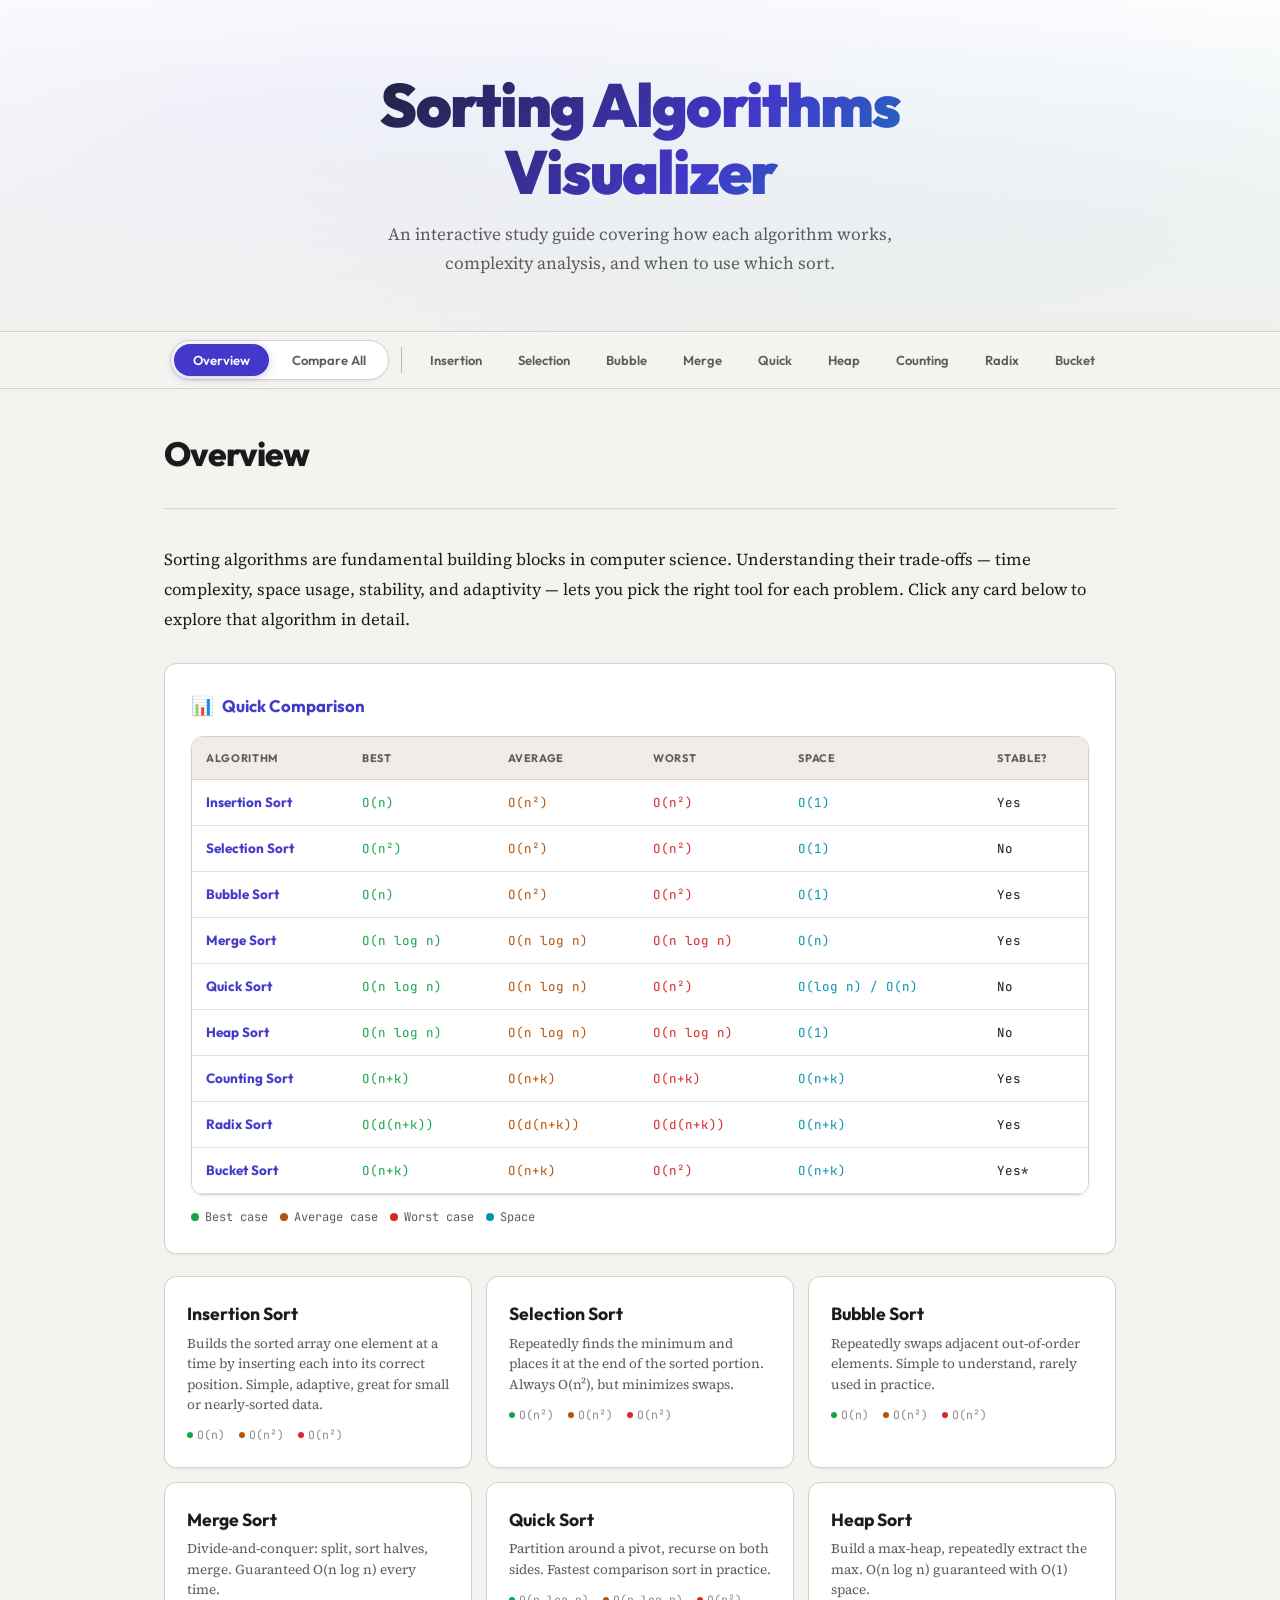
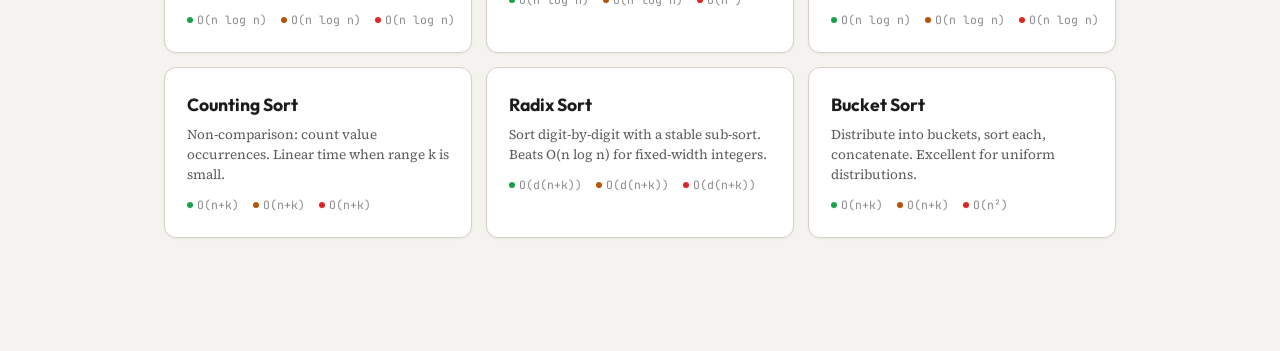
<file: index.html>
<!doctype html>
<html lang="en">
  <head>
    <meta charset="utf-8" />
    <meta name="viewport" content="width=device-width, initial-scale=1" />
    <title>Sorting Algorithms Visualizer</title>
    <meta http-equiv="refresh" content="0; url=sorting-algorithms.html" />
    <link rel="canonical" href="./sorting-algorithms.html" />
  </head>
  <body>
    <p>
      Redirecting to <a href="./sorting-algorithms.html">sorting-algorithms.html</a>…
    </p>
  </body>
</html>
</file>
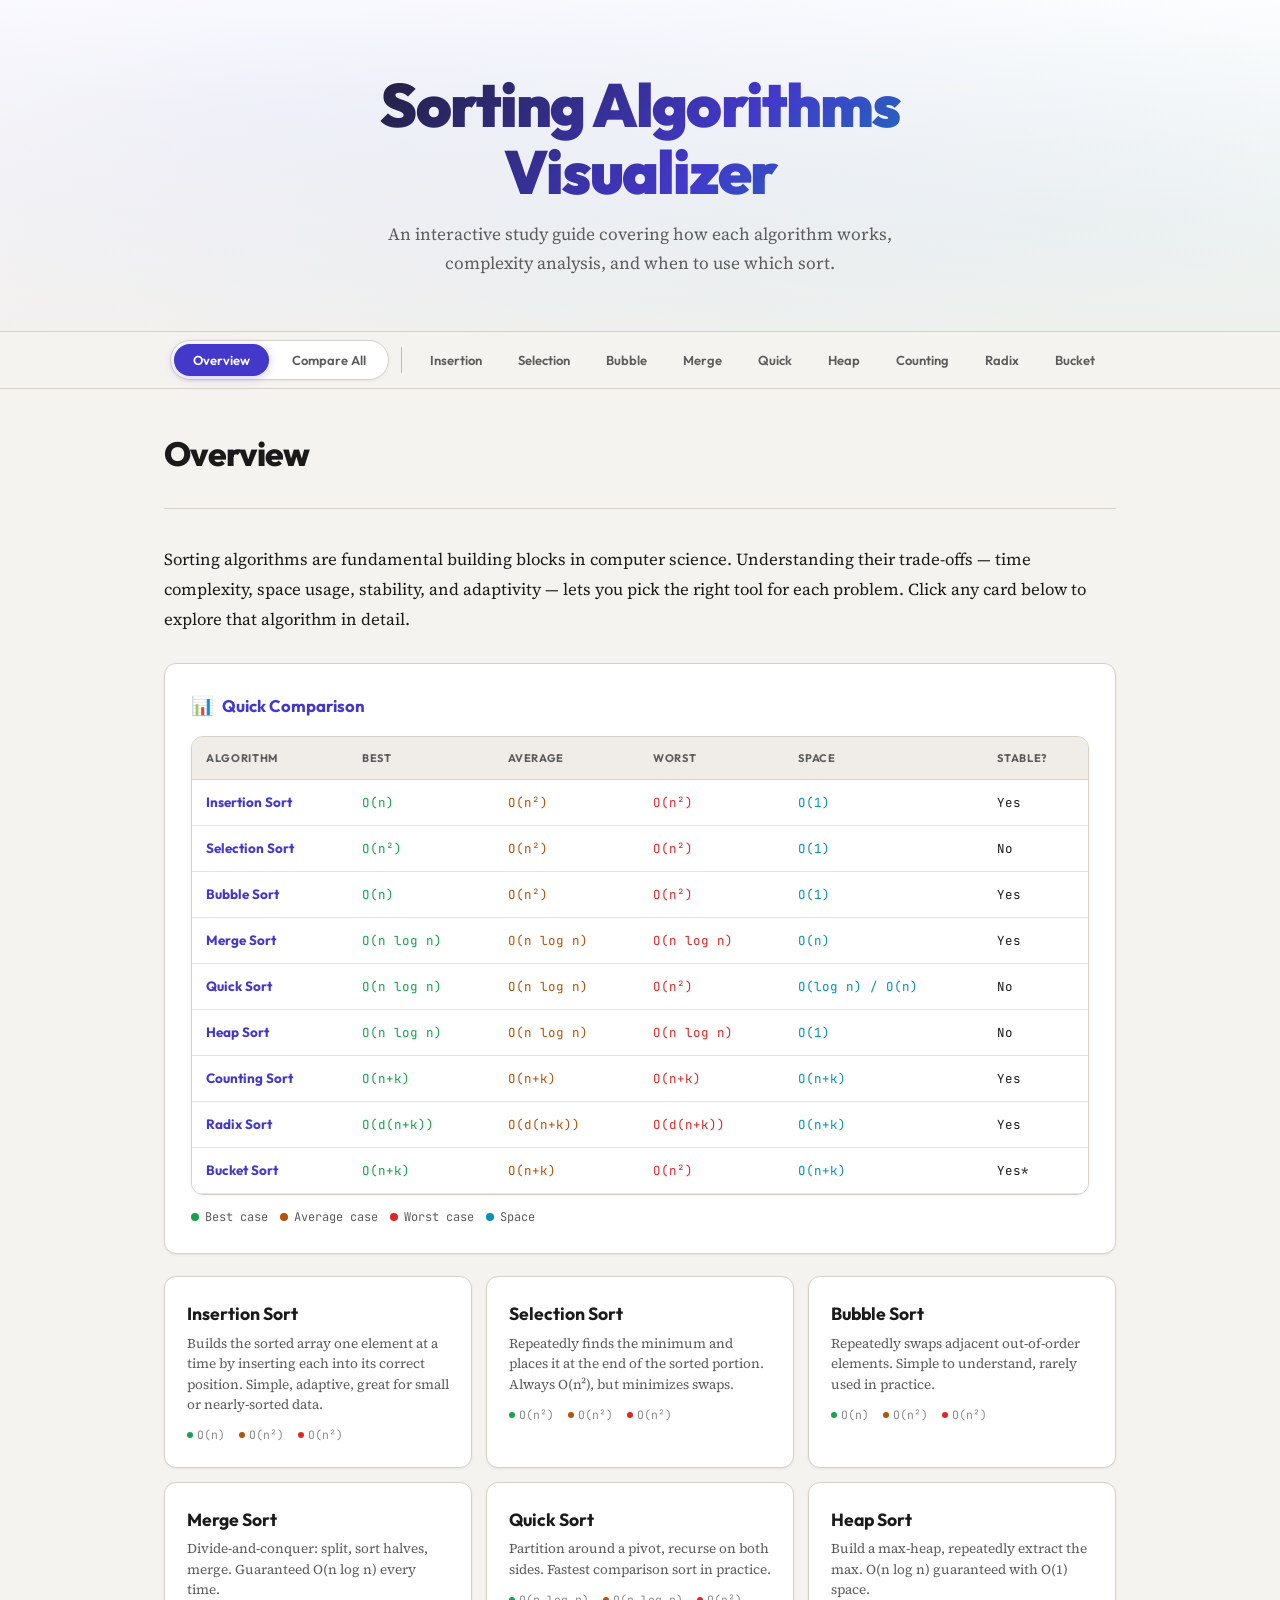
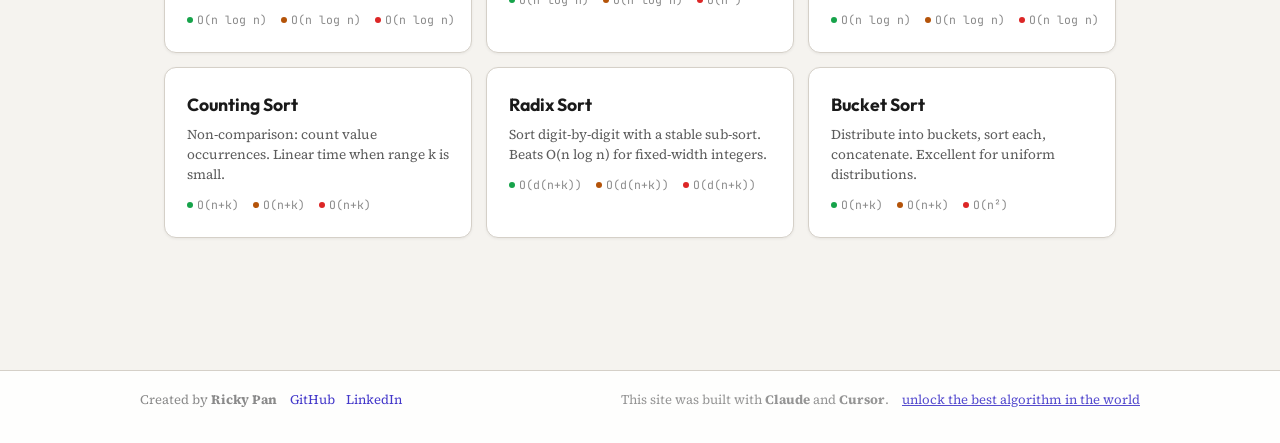
<file: sorting-algorithms.html>
<!DOCTYPE html>
<html lang="en">
<head>
<meta charset="UTF-8">
<meta name="viewport" content="width=device-width, initial-scale=1.0">
<title>Sorting Algorithms Visualizer</title>
<meta name="title" content="Sorting Algorithms Visualizer">
<meta property="og:title" content="Sorting Algorithms Visualizer">
<meta name="twitter:title" content="Sorting Algorithms Visualizer">
<link href="https://fonts.googleapis.com/css2?family=JetBrains+Mono:wght@400;500;600;700&family=Outfit:wght@300;400;500;600;700;800;900&family=Source+Serif+4:ital,wght@0,400;0,600;1,400&display=swap" rel="stylesheet">
<link rel="stylesheet" href="sorting-algorithms.css">
</head>
<body>
<div class="hero"><div class="hero-content"><h1>Sorting Algorithms Visualizer</h1><p>An interactive study guide covering how each algorithm works, complexity analysis, and when to use which sort.</p></div></div>

<nav class="nav-bar"><div class="nav-inner" id="nav">
  <div class="nav-main">
    <button class="nav-btn active" data-target="overview">Overview</button>
    <button class="nav-btn" data-target="compare">Compare All</button>
  </div>
  <div class="nav-divider"></div>
  <div class="nav-algos">
    <button class="nav-btn" data-target="insertion">Insertion</button>
    <button class="nav-btn" data-target="selection">Selection</button>
    <button class="nav-btn" data-target="bubble">Bubble</button>
    <button class="nav-btn" data-target="merge">Merge</button>
    <button class="nav-btn" data-target="quick">Quick</button>
    <button class="nav-btn" data-target="heap">Heap</button>
    <button class="nav-btn" data-target="counting">Counting</button>
    <button class="nav-btn" data-target="radix">Radix</button>
    <button class="nav-btn" data-target="bucket">Bucket</button>
    <button class="nav-btn is-hidden" data-target="bogo" id="nav-bogo">Bogo</button>
  </div>
</div></nav>

<main class="main" id="content">

<!-- =============== OVERVIEW =============== -->
<section class="algo-section visible" id="sec-overview">
  <div class="algo-header"><h2>Overview</h2></div>
  <p class="overview-intro">Sorting algorithms are fundamental building blocks in computer science. Understanding their trade-offs — time complexity, space usage, stability, and adaptivity — lets you pick the right tool for each problem. Click any card below to explore that algorithm in detail.</p>
  <div class="block"><h3><span class="icon">📊</span> Quick Comparison</h3>
    <div class="comparison-table-wrapper"><table class="comparison-table"><thead><tr><th>Algorithm</th><th>Best</th><th>Average</th><th>Worst</th><th>Space</th><th>Stable?</th></tr></thead><tbody>
      <tr><td class="algo-name">Insertion Sort</td><td class="best-cell">O(n)</td><td class="avg-cell">O(n²)</td><td class="worst-cell">O(n²)</td><td class="space-cell">O(1)</td><td>Yes</td></tr>
      <tr><td class="algo-name">Selection Sort</td><td class="best-cell">O(n²)</td><td class="avg-cell">O(n²)</td><td class="worst-cell">O(n²)</td><td class="space-cell">O(1)</td><td>No</td></tr>
      <tr><td class="algo-name">Bubble Sort</td><td class="best-cell">O(n)</td><td class="avg-cell">O(n²)</td><td class="worst-cell">O(n²)</td><td class="space-cell">O(1)</td><td>Yes</td></tr>
      <tr><td class="algo-name">Merge Sort</td><td class="best-cell">O(n log n)</td><td class="avg-cell">O(n log n)</td><td class="worst-cell">O(n log n)</td><td class="space-cell">O(n)</td><td>Yes</td></tr>
      <tr><td class="algo-name">Quick Sort</td><td class="best-cell">O(n log n)</td><td class="avg-cell">O(n log n)</td><td class="worst-cell">O(n²)</td><td class="space-cell">O(log n) / O(n)</td><td>No</td></tr>
      <tr><td class="algo-name">Heap Sort</td><td class="best-cell">O(n log n)</td><td class="avg-cell">O(n log n)</td><td class="worst-cell">O(n log n)</td><td class="space-cell">O(1)</td><td>No</td></tr>
      <tr><td class="algo-name">Counting Sort</td><td class="best-cell">O(n+k)</td><td class="avg-cell">O(n+k)</td><td class="worst-cell">O(n+k)</td><td class="space-cell">O(n+k)</td><td>Yes</td></tr>
      <tr><td class="algo-name">Radix Sort</td><td class="best-cell">O(d(n+k))</td><td class="avg-cell">O(d(n+k))</td><td class="worst-cell">O(d(n+k))</td><td class="space-cell">O(n+k)</td><td>Yes</td></tr>
      <tr><td class="algo-name">Bucket Sort</td><td class="best-cell">O(n+k)</td><td class="avg-cell">O(n+k)</td><td class="worst-cell">O(n²)</td><td class="space-cell">O(n+k)</td><td>Yes*</td></tr>
    </tbody></table></div>
    <div class="case-legend" aria-label="Complexity color legend">
      <span class="item"><span class="dot best"></span>Best case</span>
      <span class="item"><span class="dot avg"></span>Average case</span>
      <span class="item"><span class="dot worst"></span>Worst case</span>
      <span class="item"><span class="dot space"></span>Space</span>
    </div>
  </div>
  <div class="overview-cards" id="overview-cards">
    <div class="overview-card" data-algo="insertion"><h4>Insertion Sort</h4><p class="summary">Builds the sorted array one element at a time by inserting each into its correct position. Simple, adaptive, great for small or nearly-sorted data.</p><div class="mini-complexity"><span><span class="dot best-dot"></span>O(n)</span><span><span class="dot avg-dot"></span>O(n²)</span><span><span class="dot worst-dot"></span>O(n²)</span></div></div>
    <div class="overview-card" data-algo="selection"><h4>Selection Sort</h4><p class="summary">Repeatedly finds the minimum and places it at the end of the sorted portion. Always O(n²), but minimizes swaps.</p><div class="mini-complexity"><span><span class="dot best-dot"></span>O(n²)</span><span><span class="dot avg-dot"></span>O(n²)</span><span><span class="dot worst-dot"></span>O(n²)</span></div></div>
    <div class="overview-card" data-algo="bubble"><h4>Bubble Sort</h4><p class="summary">Repeatedly swaps adjacent out-of-order elements. Simple to understand, rarely used in practice.</p><div class="mini-complexity"><span><span class="dot best-dot"></span>O(n)</span><span><span class="dot avg-dot"></span>O(n²)</span><span><span class="dot worst-dot"></span>O(n²)</span></div></div>
    <div class="overview-card" data-algo="merge"><h4>Merge Sort</h4><p class="summary">Divide-and-conquer: split, sort halves, merge. Guaranteed O(n log n) every time.</p><div class="mini-complexity"><span><span class="dot best-dot"></span>O(n log n)</span><span><span class="dot avg-dot"></span>O(n log n)</span><span><span class="dot worst-dot"></span>O(n log n)</span></div></div>
    <div class="overview-card" data-algo="quick"><h4>Quick Sort</h4><p class="summary">Partition around a pivot, recurse on both sides. Fastest comparison sort in practice.</p><div class="mini-complexity"><span><span class="dot best-dot"></span>O(n log n)</span><span><span class="dot avg-dot"></span>O(n log n)</span><span><span class="dot worst-dot"></span>O(n²)</span></div></div>
    <div class="overview-card" data-algo="heap"><h4>Heap Sort</h4><p class="summary">Build a max-heap, repeatedly extract the max. O(n log n) guaranteed with O(1) space.</p><div class="mini-complexity"><span><span class="dot best-dot"></span>O(n log n)</span><span><span class="dot avg-dot"></span>O(n log n)</span><span><span class="dot worst-dot"></span>O(n log n)</span></div></div>
    <div class="overview-card" data-algo="counting"><h4>Counting Sort</h4><p class="summary">Non-comparison: count value occurrences. Linear time when range k is small.</p><div class="mini-complexity"><span><span class="dot best-dot"></span>O(n+k)</span><span><span class="dot avg-dot"></span>O(n+k)</span><span><span class="dot worst-dot"></span>O(n+k)</span></div></div>
    <div class="overview-card" data-algo="radix"><h4>Radix Sort</h4><p class="summary">Sort digit-by-digit with a stable sub-sort. Beats O(n log n) for fixed-width integers.</p><div class="mini-complexity"><span><span class="dot best-dot"></span>O(d(n+k))</span><span><span class="dot avg-dot"></span>O(d(n+k))</span><span><span class="dot worst-dot"></span>O(d(n+k))</span></div></div>
    <div class="overview-card" data-algo="bucket"><h4>Bucket Sort</h4><p class="summary">Distribute into buckets, sort each, concatenate. Excellent for uniform distributions.</p><div class="mini-complexity"><span><span class="dot best-dot"></span>O(n+k)</span><span><span class="dot avg-dot"></span>O(n+k)</span><span><span class="dot worst-dot"></span>O(n²)</span></div></div>
  </div>
</section>

<!-- =============== INSERTION =============== -->
<section class="algo-section" id="sec-insertion">
  <div class="algo-header"><h2>Insertion Sort</h2><div class="algo-tags"><span class="tag tag-comparison">Comparison</span><span class="tag tag-stable">Stable</span><span class="tag tag-inplace">In-Place</span><span class="tag tag-adaptive">Adaptive</span></div></div>
  <div class="block"><h3><span class="icon">▶️</span> Visual Demo</h3><div class="demo-controls"><button class="demo-btn" onclick="go('insertion')">Run</button><button class="demo-btn" onclick="togglePause('insertion')" id="pause-insertion">Pause</button><div class="step-controls"><button class="step-btn" id="step-start-insertion" onclick="skipToStart('insertion')" title="Back to beginning" disabled>⏮</button><button class="step-btn" id="step-back-insertion" onclick="stepBack('insertion')" title="Step backward" disabled>◀</button><button class="step-btn" id="step-fwd-insertion" onclick="stepForward('insertion')" title="Step forward">▶</button><button class="step-btn" id="step-end-insertion" onclick="skipToEnd('insertion')" title="Skip to end">⏭</button><span class="step-counter" id="step-counter-insertion"></span></div><div class="case-control"><span>Case:</span><select id="case-insertion" onchange="reset('insertion')"><option value="random" selected>Random</option><optgroup label="Sorted"><option value="sorted-asc">↑ Non-decreasing</option><option value="sorted-desc">↓ Non-increasing</option></optgroup><optgroup label="Nearly Sorted"><option value="nearly-asc">↑ Non-decreasing</option><option value="nearly-desc">↓ Non-increasing</option></optgroup><option value="duplicates">Many Duplicates</option></select></div><div class="speed-control"><span>Speed:</span><input type="range" min="1" max="100" value="50" id="speed-insertion"></div><div class="custom-input-control"><span>Values:</span><input type="text" id="custom-insertion" class="custom-array-input" placeholder="e.g. 3,44,38,5,47,15" oninput="onCustomInput('insertion')"></div></div><div class="bar-chart" id="bars-insertion"></div><div class="aux-panel color-legend" id="legend-insertion" aria-label="Insertion sort color legend"><span class="legend-item"><span class="swatch unsorted"></span>Unsorted</span><span class="legend-item"><span class="swatch comparing"></span>Comparing</span><span class="legend-item"><span class="swatch swapping"></span>Writing/shift</span><span class="legend-item"><span class="swatch sorted"></span>Sorted</span></div><div class="demo-stats"><span>n = <input class="n-input" id="n-insertion" type="number" inputmode="numeric" min="2" max="120" step="1" value="15" onchange="reset('insertion')" aria-label="Insertion sort element count"></span><span>Comparisons: <strong id="comps-insertion">0</strong></span><span>Shifts: <strong id="swaps-insertion">0</strong></span><span>Inversions: <strong id="x1-insertion">–</strong></span><span class="ops-line" id="ops-insertion"></span></div><div class="concept-panel" id="concept-insertion">Press Run to watch insertion sort build the sorted prefix one key at a time.</div></div>
  <div class="block"><h3><span class="icon">📐</span> Complexity Analysis</h3><div class="complexity-grid"><div class="complexity-card"><div class="label">Best Case</div><div class="value best">O(n)</div><div class="reason">Already sorted — inner loop never executes, just one comparison per element.</div></div><div class="complexity-card"><div class="label">Average Case</div><div class="value avg">O(n²)</div><div class="reason">Each element compared with half the sorted portion: Σ(i/2) ≈ n²/4.</div></div><div class="complexity-card"><div class="label">Worst Case</div><div class="value worst">O(n²)</div><div class="reason">Reverse-sorted — every element shifts all the way to position 0: Σi = n(n−1)/2.</div></div><div class="complexity-card"><div class="label">Space</div><div class="value space">O(1)</div><div class="reason">Only a temp variable for the key. Sorts in-place.</div></div></div></div>
  <div class="block"><h3><span class="icon">⚙️</span> How It Works</h3><p>Think of sorting a hand of playing cards. You pick up one card at a time and slide it into the correct position among the cards you've already sorted.</p><div class="steps-container"><div class="step"><div class="step-num">1</div><div class="step-text">Start from the second element. The first element is trivially "sorted."</div></div><div class="step"><div class="step-num">2</div><div class="step-text">Store the current element as <code>key</code>. Compare it with each element to its left.</div></div><div class="step"><div class="step-num">3</div><div class="step-text">Shift all elements larger than <code>key</code> one position right to open a gap.</div></div><div class="step"><div class="step-num">4</div><div class="step-text">Insert <code>key</code> into the gap. Move to the next unsorted element and repeat.</div></div></div></div>
  <div class="block"><h3><span class="icon">🎯</span> When To Use</h3><div class="use-cases"><div class="use-case"><span class="marker">✅</span>Small arrays (n ≤ ~50) — low overhead beats faster algorithms.</div><div class="use-case"><span class="marker">✅</span>Nearly sorted data — runs in near-linear time.</div><div class="use-case"><span class="marker">✅</span>Online sorting — can sort elements as they arrive.</div><div class="use-case"><span class="marker">✅</span>As a base case in Timsort and Introsort.</div><div class="use-case"><span class="marker">⛔</span>Large random datasets — O(n²) is impractical.</div><div class="use-case"><span class="marker">⛔</span>Adversarial data needing worst-case guarantees.</div></div><div class="insight-box"><div class="insight-label">💡 Key Insight</div><p>Runtime is proportional to the number of <strong>inversions</strong> — pairs (i,j) where i&lt;j but A[i]&gt;A[j]. O(n) inversions → O(n) time. This is why Timsort uses insertion sort for small runs.</p></div></div>
</section>

<!-- =============== SELECTION =============== -->
<section class="algo-section" id="sec-selection">
  <div class="algo-header"><h2>Selection Sort</h2><div class="algo-tags"><span class="tag tag-comparison">Comparison</span><span class="tag tag-unstable">Unstable</span><span class="tag tag-inplace">In-Place</span></div></div>
  <div class="block"><h3><span class="icon">▶️</span> Visual Demo</h3><div class="demo-controls"><button class="demo-btn" onclick="go('selection')">Run</button><button class="demo-btn" onclick="togglePause('selection')" id="pause-selection">Pause</button><div class="step-controls"><button class="step-btn" id="step-start-selection" onclick="skipToStart('selection')" title="Back to beginning" disabled>⏮</button><button class="step-btn" id="step-back-selection" onclick="stepBack('selection')" title="Step backward" disabled>◀</button><button class="step-btn" id="step-fwd-selection" onclick="stepForward('selection')" title="Step forward">▶</button><button class="step-btn" id="step-end-selection" onclick="skipToEnd('selection')" title="Skip to end">⏭</button><span class="step-counter" id="step-counter-selection"></span></div><div class="case-control"><span>Case:</span><select id="case-selection" onchange="reset('selection')"><option value="random" selected>Random</option><optgroup label="Sorted"><option value="sorted-asc">↑ Non-decreasing</option><option value="sorted-desc">↓ Non-increasing</option></optgroup><optgroup label="Nearly Sorted"><option value="nearly-asc">↑ Non-decreasing</option><option value="nearly-desc">↓ Non-increasing</option></optgroup><option value="duplicates">Many Duplicates</option></select></div><div class="speed-control"><span>Speed:</span><input type="range" min="1" max="100" value="50" id="speed-selection"></div><div class="custom-input-control"><span>Values:</span><input type="text" id="custom-selection" class="custom-array-input" placeholder="e.g. 3,44,38,5,47,15" oninput="onCustomInput('selection')"></div></div><div class="bar-chart" id="bars-selection"></div><div class="aux-panel color-legend" id="legend-selection" aria-label="Selection sort color legend"><span class="legend-item"><span class="swatch unsorted"></span>Unsorted</span><span class="legend-item"><span class="swatch comparing"></span>Comparing</span><span class="legend-item"><span class="swatch swapping"></span>Swapping</span><span class="legend-item"><span class="swatch sorted"></span>Sorted</span></div><div class="demo-stats"><span>n = <input class="n-input" id="n-selection" type="number" inputmode="numeric" min="2" max="120" step="1" value="15" onchange="reset('selection')" aria-label="Selection sort element count"></span><span>Comparisons: <strong id="comps-selection">0</strong></span><span>Swaps: <strong id="swaps-selection">0</strong></span><span class="ops-line" id="ops-selection"></span></div><div class="concept-panel" id="concept-selection">Press Run to watch selection sort grow the sorted prefix by repeatedly selecting the minimum.</div></div>
  <div class="block"><h3><span class="icon">📐</span> Complexity Analysis</h3><div class="complexity-grid"><div class="complexity-card"><div class="label">Best Case</div><div class="value best">O(n²)</div><div class="reason">Always scans the full unsorted portion — no early termination.</div></div><div class="complexity-card"><div class="label">Average Case</div><div class="value avg">O(n²)</div><div class="reason">Always n(n−1)/2 comparisons, regardless of input.</div></div><div class="complexity-card"><div class="label">Worst Case</div><div class="value worst">O(n²)</div><div class="reason">Same as best/average — comparison count is fixed.</div></div><div class="complexity-card"><div class="label">Space</div><div class="value space">O(1)</div><div class="reason">Only a min-index variable and a temp. Fully in-place.</div></div></div></div>
  <div class="block"><h3><span class="icon">⚙️</span> How It Works</h3><p>Repeatedly find the smallest element in the unsorted region and swap it with the first unsorted element.</p><div class="steps-container"><div class="step"><div class="step-num">1</div><div class="step-text">Scan the unsorted portion to find the minimum.</div></div><div class="step"><div class="step-num">2</div><div class="step-text">Swap the minimum with the first unsorted element.</div></div><div class="step"><div class="step-num">3</div><div class="step-text">The sorted/unsorted boundary shifts right by one.</div></div><div class="step"><div class="step-num">4</div><div class="step-text">Repeat until sorted.</div></div></div></div>
  <div class="block"><h3><span class="icon">🎯</span> When To Use</h3><div class="use-cases"><div class="use-case"><span class="marker">✅</span>When minimizing swaps is critical — at most n−1 swaps (e.g., flash memory).</div><div class="use-case"><span class="marker">✅</span>Small arrays where simplicity matters.</div><div class="use-case"><span class="marker">⛔</span>Nearly sorted data — can't adapt.</div><div class="use-case"><span class="marker">⛔</span>Large datasets — always quadratic.</div></div><div class="insight-box"><div class="insight-label">💡 Key Insight</div><p>Not adaptive — always the same comparison count. But performs at most <strong>n−1 swaps</strong>, optimal for swap count. Unstable because the long-range swap can reorder equal elements.</p></div></div>
</section>

<!-- =============== BUBBLE =============== -->
<section class="algo-section" id="sec-bubble">
  <div class="algo-header"><h2>Bubble Sort</h2><div class="algo-tags"><span class="tag tag-comparison">Comparison</span><span class="tag tag-stable">Stable</span><span class="tag tag-inplace">In-Place</span><span class="tag tag-adaptive">Adaptive</span></div></div>
  <div class="block"><h3><span class="icon">▶️</span> Visual Demo</h3><div class="demo-controls"><button class="demo-btn" onclick="go('bubble')">Run</button><button class="demo-btn" onclick="togglePause('bubble')" id="pause-bubble">Pause</button><div class="step-controls"><button class="step-btn" id="step-start-bubble" onclick="skipToStart('bubble')" title="Back to beginning" disabled>⏮</button><button class="step-btn" id="step-back-bubble" onclick="stepBack('bubble')" title="Step backward" disabled>◀</button><button class="step-btn" id="step-fwd-bubble" onclick="stepForward('bubble')" title="Step forward">▶</button><button class="step-btn" id="step-end-bubble" onclick="skipToEnd('bubble')" title="Skip to end">⏭</button><span class="step-counter" id="step-counter-bubble"></span></div><div class="case-control"><span>Case:</span><select id="case-bubble" onchange="reset('bubble')"><option value="random" selected>Random</option><optgroup label="Sorted"><option value="sorted-asc">↑ Non-decreasing</option><option value="sorted-desc">↓ Non-increasing</option></optgroup><optgroup label="Nearly Sorted"><option value="nearly-asc">↑ Non-decreasing</option><option value="nearly-desc">↓ Non-increasing</option></optgroup><option value="duplicates">Many Duplicates</option></select></div><div class="speed-control"><span>Speed:</span><input type="range" min="1" max="100" value="50" id="speed-bubble"></div><div class="custom-input-control"><span>Values:</span><input type="text" id="custom-bubble" class="custom-array-input" placeholder="e.g. 3,44,38,5,47,15" oninput="onCustomInput('bubble')"></div></div><div class="bar-chart" id="bars-bubble"></div><div class="aux-panel color-legend" id="legend-bubble" aria-label="Bubble sort color legend"><span class="legend-item"><span class="swatch unsorted"></span>Unsorted</span><span class="legend-item"><span class="swatch comparing"></span>Comparing</span><span class="legend-item"><span class="swatch swapping"></span>Swapping</span><span class="legend-item"><span class="swatch sorted"></span>Sorted</span></div><div class="demo-stats"><span>n = <input class="n-input" id="n-bubble" type="number" inputmode="numeric" min="2" max="120" step="1" value="15" onchange="reset('bubble')" aria-label="Bubble sort element count"></span><span>Comparisons: <strong id="comps-bubble">0</strong></span><span>Swaps: <strong id="swaps-bubble">0</strong></span><span>Passes: <strong id="x1-bubble">0</strong></span><span id="ops-bubble"></span></div><div class="concept-panel" id="concept-bubble">Press Run to watch each pass bubble the largest remaining element to the end.</div></div>
  <div class="block"><h3><span class="icon">📐</span> Complexity Analysis</h3><div class="complexity-grid"><div class="complexity-card"><div class="label">Best Case</div><div class="value best">O(n)</div><div class="reason">Already sorted — one pass, 0 swaps, early termination.</div></div><div class="complexity-card"><div class="label">Average Case</div><div class="value avg">O(n²)</div><div class="reason">~n/2 passes × ~n/2 comparisons each.</div></div><div class="complexity-card"><div class="label">Worst Case</div><div class="value worst">O(n²)</div><div class="reason">Reverse-sorted: every pair swapped, n(n−1)/2 total.</div></div><div class="complexity-card"><div class="label">Space</div><div class="value space">O(1)</div><div class="reason">Only a temp for swapping. Fully in-place.</div></div></div></div>
  <div class="block"><h3><span class="icon">⚙️</span> How It Works</h3><p>Walk through the array comparing adjacent pairs, swapping if out of order. The largest unsorted element "bubbles up" each pass.</p><div class="steps-container"><div class="step"><div class="step-num">1</div><div class="step-text">Compare A[0] and A[1]. If <code>A[0] > A[1]</code>, swap.</div></div><div class="step"><div class="step-num">2</div><div class="step-text">Continue for each adjacent pair through the array.</div></div><div class="step"><div class="step-num">3</div><div class="step-text">After one pass, the largest is at the end. Shrink unsorted region.</div></div><div class="step"><div class="step-num">4</div><div class="step-text">If no swaps in a pass, stop early — array is sorted.</div></div></div></div>
  <div class="block"><h3><span class="icon">🎯</span> When To Use</h3><div class="use-cases"><div class="use-case"><span class="marker">✅</span>Detecting if data is already sorted — one O(n) pass.</div><div class="use-case"><span class="marker">✅</span>Educational purposes — easy to understand.</div><div class="use-case"><span class="marker">⛔</span>Any production use — insertion sort is strictly better.</div><div class="use-case"><span class="marker">⛔</span>Large datasets — slowest O(n²) sort due to excessive swaps.</div></div><div class="insight-box"><div class="insight-label">💡 Key Insight</div><p>Almost always inferior to insertion sort. Both are O(n) best, O(n²) worst, but insertion sort does fewer comparisons and moves on average. Bubble sort's main value is pedagogical.</p></div></div>
</section>

<!-- =============== MERGE =============== -->
<section class="algo-section" id="sec-merge">
  <div class="algo-header"><h2>Merge Sort</h2><div class="algo-tags"><span class="tag tag-comparison">Comparison</span><span class="tag tag-stable">Stable</span><span class="tag tag-not-inplace">Not In-Place</span></div></div>
  <div class="block"><h3><span class="icon">▶️</span> Visual Demo</h3><div class="demo-controls"><button class="demo-btn" onclick="go('merge')">Run</button><button class="demo-btn" onclick="togglePause('merge')" id="pause-merge">Pause</button><div class="step-controls"><button class="step-btn" id="step-start-merge" onclick="skipToStart('merge')" title="Back to beginning" disabled>⏮</button><button class="step-btn" id="step-back-merge" onclick="stepBack('merge')" title="Step backward" disabled>◀</button><button class="step-btn" id="step-fwd-merge" onclick="stepForward('merge')" title="Step forward">▶</button><button class="step-btn" id="step-end-merge" onclick="skipToEnd('merge')" title="Skip to end">⏭</button><span class="step-counter" id="step-counter-merge"></span></div><div class="case-control"><span>Case:</span><select id="case-merge" onchange="reset('merge')"><option value="random" selected>Random</option><optgroup label="Sorted"><option value="sorted-asc">↑ Non-decreasing</option><option value="sorted-desc">↓ Non-increasing</option></optgroup><optgroup label="Nearly Sorted"><option value="nearly-asc">↑ Non-decreasing</option><option value="nearly-desc">↓ Non-increasing</option></optgroup><option value="duplicates">Many Duplicates</option></select></div><div class="speed-control"><span>Speed:</span><input type="range" min="1" max="100" value="50" id="speed-merge"></div><div class="custom-input-control"><span>Values:</span><input type="text" id="custom-merge" class="custom-array-input" placeholder="e.g. 3,44,38,5,47,15" oninput="onCustomInput('merge')"></div></div><div class="merge-visual-wrap"><div class="bar-chart" id="bars-merge"></div><div class="merge-subarrays-wrap" id="merge-subarrays" aria-label="Subarrays (left, right, merged) for current merge step"></div></div><div class="aux-panel color-legend" id="legend-merge" aria-label="Merge sort color legend"><span class="legend-item"><span class="swatch unsorted"></span>Unsorted</span><span class="legend-item"><span class="swatch merge-run-sorted"></span>Sorted run</span><span class="legend-item"><span class="swatch" id="legend-merge-left"></span>Left subarray</span><span class="legend-item"><span class="swatch" id="legend-merge-right"></span>Right subarray</span><span class="legend-item"><span class="swatch comparing"></span>Comparing</span><span class="legend-item"><span class="swatch swapping"></span>Writing</span><span class="legend-item"><span class="swatch sorted"></span>Fully sorted</span></div><div class="demo-stats"><span>n = <input class="n-input" id="n-merge" type="number" inputmode="numeric" min="2" max="160" step="1" value="15" onchange="reset('merge')" aria-label="Merge sort element count"></span><span>Comparisons: <strong id="comps-merge">0</strong></span><span>Array writes: <strong id="swaps-merge">0</strong></span><span>Max depth: <strong id="x1-merge">0</strong></span></div><div class="concept-panel" id="concept-merge">Press Run to watch merge sort recursively split the array and then merge sorted subarrays.</div><div class="aux-panel" id="merge-subarrays">Current split/merge subarrays will appear here during the run.</div></div>
  <div class="block"><h3><span class="icon">📐</span> Complexity Analysis</h3><div class="complexity-grid"><div class="complexity-card"><div class="label">Best Case</div><div class="value best">O(n log n)</div><div class="reason">Always splits and merges identically. Merge examines all n elements per level.</div></div><div class="complexity-card"><div class="label">Average Case</div><div class="value avg">O(n log n)</div><div class="reason">T(n) = 2T(n/2) + O(n). Master Theorem: Θ(n log n).</div></div><div class="complexity-card"><div class="label">Worst Case</div><div class="value worst">O(n log n)</div><div class="reason">Same recurrence regardless of input. log n levels × O(n) merge each.</div></div><div class="complexity-card"><div class="label">Space</div><div class="value space">O(n)</div><div class="reason">Auxiliary array for merge step. Plus O(log n) recursion stack.</div></div></div></div>
  <div class="block"><h3><span class="icon">⚙️</span> How It Works</h3><p>Divide-and-conquer. Split in half, sort recursively, merge the sorted halves in linear time.</p><div class="steps-container"><div class="step"><div class="step-num">1</div><div class="step-text">Base case: 0 or 1 elements → already sorted.</div></div><div class="step"><div class="step-num">2</div><div class="step-text">Split at the midpoint into two halves.</div></div><div class="step"><div class="step-num">3</div><div class="step-text">Recursively sort left and right halves.</div></div><div class="step"><div class="step-num">4</div><div class="step-text"><strong>Merge:</strong> Two pointers compare fronts of both halves, always taking the smaller.</div></div></div></div>
  <div class="block"><h3><span class="icon">🎯</span> When To Use</h3><div class="use-cases"><div class="use-case"><span class="marker">✅</span>Guaranteed O(n log n) worst case needed.</div><div class="use-case"><span class="marker">✅</span>Stability required.</div><div class="use-case"><span class="marker">✅</span>Sorting linked lists — O(1) extra space on lists.</div><div class="use-case"><span class="marker">✅</span>External sorting — merging runs from disk.</div><div class="use-case"><span class="marker">⛔</span>Memory-tight scenarios — O(n) auxiliary space.</div><div class="use-case"><span class="marker">⛔</span>Cache-sensitive work — quicksort is more cache-friendly.</div></div><div class="insight-box"><div class="insight-label">💡 Key Insight</div><p>Consistency is its strength and weakness — always ~n log n work, even on sorted data. The <strong>Master Theorem</strong> analysis T(n) = 2T(n/2) + Θ(n) → Θ(n log n) is the canonical example you've seen in class. The k-way variant (your homework!) gives the same asymptotic result.</p></div></div>
  <div class="block master-theorem-block"><h3><span class="icon">📚</span> Master Theorem Walkthrough</h3><p>From lecture, divide-and-conquer recurrences have the form <code>T(n) = aT(n/b) + f(n)</code> with <code>f(n) = Θ(n<sup>c</sup>)</code>. For merge sort we have <code>a = 2</code>, <code>b = 2</code>, and <code>f(n) = Θ(n)</code>, so <code>c = 1</code> and <code>log<sub>b</sub> a = log<sub>2</sub> 2 = 1</code>.</p><p>The Master Theorem compares <code>c</code> and <code>log<sub>b</sub> a</code>:</p><ul><li>If <code>c &gt; log<sub>b</sub> a</code>, then <code>T(n) = Θ(n<sup>c</sup>)</code> (the combine work dominates).</li><li>If <code>c = log<sub>b</sub> a</code>, then <code>T(n) = Θ(n<sup>c</sup> log n)</code>.</li><li>If <code>c &lt; log<sub>b</sub> a</code>, then <code>T(n) = Θ(n<sup>log<sub>b</sub> a</sup>)</code> (subproblems dominate).</li></ul><p>Since merge sort falls in the second case (<code>c = log<sub>b</sub> a = 1</code>), we get <code>T(n) = Θ(n log n)</code>: there are <code>log<sub>2</sub> n</code> levels of recursion and each level does Θ(n) total merge work.</p></div>
</section>

<!-- =============== QUICK =============== -->
<section class="algo-section" id="sec-quick">
  <div class="algo-header"><h2>Quick Sort</h2><div class="algo-tags"><span class="tag tag-comparison">Comparison</span><span class="tag tag-unstable">Unstable</span><span class="tag tag-inplace">In-Place</span></div></div>
  <div class="block"><h3><span class="icon">▶️</span> Visual Demo</h3><div class="demo-controls"><button class="demo-btn" onclick="go('quick')">Run</button><button class="demo-btn" onclick="togglePause('quick')" id="pause-quick">Pause</button><div class="step-controls"><button class="step-btn" id="step-start-quick" onclick="skipToStart('quick')" title="Back to beginning" disabled>⏮</button><button class="step-btn" id="step-back-quick" onclick="stepBack('quick')" title="Step backward" disabled>◀</button><button class="step-btn" id="step-fwd-quick" onclick="stepForward('quick')" title="Step forward">▶</button><button class="step-btn" id="step-end-quick" onclick="skipToEnd('quick')" title="Skip to end">⏭</button><span class="step-counter" id="step-counter-quick"></span></div><div class="case-control"><span>Case:</span><select id="case-quick" onchange="reset('quick')"><option value="random" selected>Random</option><optgroup label="Sorted"><option value="sorted-asc">↑ Non-decreasing</option><option value="sorted-desc">↓ Non-increasing</option></optgroup><optgroup label="Nearly Sorted"><option value="nearly-asc">↑ Non-decreasing</option><option value="nearly-desc">↓ Non-increasing</option></optgroup><option value="duplicates">Many Duplicates</option></select></div><div class="speed-control"><span>Speed:</span><input type="range" min="1" max="100" value="50" id="speed-quick"></div><div class="custom-input-control"><span>Values:</span><input type="text" id="custom-quick" class="custom-array-input" placeholder="e.g. 3,44,38,5,47,15" oninput="onCustomInput('quick')"></div></div><div class="bar-chart" id="bars-quick"></div><div class="aux-panel color-legend" id="legend-quick" aria-label="Quick sort color legend"><span class="legend-item"><span class="swatch unsorted"></span>Unsorted</span><span class="legend-item"><span class="swatch comparing"></span>Comparing</span><span class="legend-item"><span class="swatch swapping"></span>Swapping</span><span class="legend-item"><span class="swatch pivot"></span>Pivot</span><span class="legend-item"><span class="swatch sorted"></span>Fixed (final)</span></div><div class="demo-stats"><span>n = <input class="n-input" id="n-quick" type="number" inputmode="numeric" min="2" max="160" step="1" value="15" onchange="reset('quick')" aria-label="Quick sort element count"></span><span>Comparisons: <strong id="comps-quick">0</strong></span><span>Swaps: <strong id="swaps-quick">0</strong></span><span>Partitions: <strong id="x1-quick">0</strong></span><span>Max depth: <strong id="x2-quick">0</strong></span></div><div class="concept-panel" id="concept-quick">Press Run to watch quicksort choose pivots, partition the array, and recurse on subarrays.</div></div>
  <div class="block"><h3><span class="icon">📐</span> Complexity Analysis</h3><div class="complexity-grid-quick"><div class="complexity-card"><div class="label">Best Case Time</div><div class="value best">O(n log n)</div><div class="reason">Pivot always in the middle → balanced partitions.</div></div><div class="complexity-card"><div class="label">Average Case Time</div><div class="value avg">O(n log n)</div><div class="reason">Random pivots give balanced splits in expectation.</div></div><div class="complexity-card"><div class="label">Worst Case Time</div><div class="value worst">O(n²)</div><div class="reason">Pivot always min/max → (0, n−1) partitions. T(n) = T(n−1) + O(n).</div></div><div class="complexity-card"><div class="label">Best Case Space</div><div class="value space">O(log n)</div><div class="reason">Balanced partitions → O(log n) recursion depth.</div></div><div class="complexity-card"><div class="label">Average Case Space</div><div class="value space">O(log n)</div><div class="reason">Random pivots give balanced splits in expectation.</div></div><div class="complexity-card"><div class="label">Worst Case Space</div><div class="value space">O(n)</div><div class="reason">Degenerate partitions → O(n) recursion depth.</div></div></div></div>
  <div class="block"><h3><span class="icon">⚙️</span> How It Works</h3><p>Choose a pivot, partition so everything ≤ pivot is left and &gt; pivot is right, then recurse on both sides.</p><div class="steps-container"><div class="step"><div class="step-num">1</div><div class="step-text">Choose a <strong>pivot</strong> (random, last element, median-of-three).</div></div><div class="step"><div class="step-num">2</div><div class="step-text"><strong>Partition:</strong> Rearrange so ≤ pivot is left, &gt; pivot is right. Pivot lands in final position.</div></div><div class="step"><div class="step-num">3</div><div class="step-text">Recurse on left sub-array.</div></div><div class="step"><div class="step-num">4</div><div class="step-text">Recurse on right sub-array.</div></div></div></div>
  <div class="block"><h3><span class="icon">🎯</span> When To Use</h3><div class="use-cases"><div class="use-case"><span class="marker">✅</span>General-purpose — fastest comparison sort in practice.</div><div class="use-case"><span class="marker">✅</span>Average case matters more than worst case.</div><div class="use-case"><span class="marker">✅</span>Memory-constrained — O(log n) vs merge sort's O(n).</div><div class="use-case"><span class="marker">✅</span>Randomized pivot makes worst case astronomically unlikely.</div><div class="use-case"><span class="marker">⛔</span>O(n²) worst case is unacceptable (safety-critical).</div><div class="use-case"><span class="marker">⛔</span>Stability required.</div></div><div class="insight-box"><div class="insight-label">💡 Key Insight</div><p><strong>Partition quality = performance.</strong> All-equal elements → (0, n−1) splits → O(n²) — exactly your homework Problem 3! <strong>Randomized quicksort</strong> gives expected O(n log n) for <em>any</em> input. Three-way partition handles duplicates by grouping equals together.</p></div></div>
</section>

<!-- =============== HEAP =============== -->
<section class="algo-section" id="sec-heap">
  <div class="algo-header"><h2>Heap Sort</h2><div class="algo-tags"><span class="tag tag-comparison">Comparison</span><span class="tag tag-unstable">Unstable</span><span class="tag tag-inplace">In-Place</span></div></div>
  <div class="block"><h3><span class="icon">▶️</span> Visual Demo</h3><div class="demo-controls"><button class="demo-btn" onclick="go('heap')">Run</button><button class="demo-btn" onclick="togglePause('heap')" id="pause-heap">Pause</button><div class="step-controls"><button class="step-btn" id="step-start-heap" onclick="skipToStart('heap')" title="Back to beginning" disabled>⏮</button><button class="step-btn" id="step-back-heap" onclick="stepBack('heap')" title="Step backward" disabled>◀</button><button class="step-btn" id="step-fwd-heap" onclick="stepForward('heap')" title="Step forward">▶</button><button class="step-btn" id="step-end-heap" onclick="skipToEnd('heap')" title="Skip to end">⏭</button><span class="step-counter" id="step-counter-heap"></span></div><div class="case-control"><span>Case:</span><select id="case-heap" onchange="reset('heap')"><option value="random" selected>Random</option><optgroup label="Sorted"><option value="sorted-asc">↑ Non-decreasing</option><option value="sorted-desc">↓ Non-increasing</option></optgroup><optgroup label="Nearly Sorted"><option value="nearly-asc">↑ Non-decreasing</option><option value="nearly-desc">↓ Non-increasing</option></optgroup><option value="duplicates">Many Duplicates</option></select></div><div class="speed-control"><span>Speed:</span><input type="range" min="1" max="100" value="50" id="speed-heap"></div><div class="custom-input-control"><span>Values:</span><input type="text" id="custom-heap" class="custom-array-input" placeholder="e.g. 3,44,38,5,47,15" oninput="onCustomInput('heap')"></div></div><div class="heap-stage" id="heap-stage"><div class="heap-array-wrap"><div class="heap-view-label">Array</div><div class="heap-array" id="heap-array" aria-label="Heap sort array"></div></div><div class="heap-tree-wrap"><div class="heap-view-label">Max-heap (binary tree)</div><div class="heap-tree" id="heap-tree" aria-label="Heap tree"></div></div></div><div class="aux-panel color-legend" id="legend-heap" aria-label="Heap sort color legend"><span class="legend-item"><span class="swatch unsorted"></span>Heap/unsorted</span><span class="legend-item"><span class="swatch comparing"></span>Comparing</span><span class="legend-item"><span class="swatch swapping"></span>Swapping</span><span class="legend-item"><span class="swatch sorted"></span>Sorted suffix</span></div><div class="demo-stats"><span>n = <input class="n-input" id="n-heap" type="number" inputmode="numeric" min="3" max="127" step="1" value="15" onchange="reset('heap')" aria-label="Heap sort element count"></span><span>Comparisons: <strong id="comps-heap">0</strong></span><span>Swaps: <strong id="swaps-heap">0</strong></span><span>Extractions: <strong id="x1-heap">0</strong></span></div><div class="concept-panel" id="concept-heap">Press Run to watch heap sort build a max-heap and repeatedly extract the maximum.</div></div>
  <div class="block"><h3><span class="icon">📐</span> Complexity Analysis</h3><div class="complexity-grid"><div class="complexity-card"><div class="label">Best Case</div><div class="value best">O(n log n)</div><div class="reason">Each extraction sifts O(log n). Build O(n) + n extractions dominates.</div></div><div class="complexity-card"><div class="label">Average Case</div><div class="value avg">O(n log n)</div><div class="reason">n extract-max operations × O(log n) each.</div></div><div class="complexity-card"><div class="label">Worst Case</div><div class="value worst">O(n log n)</div><div class="reason">Guaranteed — no degenerate inputs possible.</div></div><div class="complexity-card"><div class="label">Space</div><div class="value space">O(1)</div><div class="reason">Heap built within the array. Only constant extra.</div></div></div></div>
  <div class="block"><h3><span class="icon">⚙️</span> How It Works</h3><p>Heap sort uses a <strong>max-heap</strong>: a binary tree stored in the array where each parent is greater than or equal to its children (index <code>i</code> has left child <code>2i+1</code> and right child <code>2i+2</code>). The largest value always sits at the root (index 0). We first turn the array into a max-heap, then repeatedly take the root (the current maximum), swap it to the end of the unsorted region, and restore the heap by <strong>sift-down</strong> (compare the new root with its children and swap with the larger child until the heap property holds). The sorted part grows from right to left. Time is O(n log n) in all cases; space is O(1).</p><div class="steps-container"><div class="step"><div class="step-num">1</div><div class="step-text"><strong>Build max-heap:</strong> Starting from the last non-leaf node, run <strong>sift-down</strong> at each node (compare with children, swap with the larger child if needed). This takes O(n) time total.</div></div><div class="step"><div class="step-num">2</div><div class="step-text"><strong>Extract max:</strong> The root holds the maximum. Swap it with the last element of the current heap so that maximum moves into its final sorted position.</div></div><div class="step"><div class="step-num">3</div><div class="step-text"><strong>Restore heap:</strong> The heap is one element smaller. Sift-down the new root (compare with left and right children, swap with the larger if needed; repeat until the node is larger than both children or has no children).</div></div><div class="step"><div class="step-num">4</div><div class="step-text">Repeat steps 2–3 until the heap has only one element. The array is then sorted.</div></div></div></div>
  <div class="block"><h3><span class="icon">🎯</span> When To Use</h3><div class="use-cases"><div class="use-case"><span class="marker">✅</span>Need guaranteed O(n log n) AND O(1) space — unique combo.</div><div class="use-case"><span class="marker">✅</span>Introsort fallback when quicksort recurses too deep.</div><div class="use-case"><span class="marker">✅</span>Finding k largest/smallest — partial sort in O(n + k log n).</div><div class="use-case"><span class="marker">⛔</span>General sorting — quicksort is faster in practice (cache).</div><div class="use-case"><span class="marker">⛔</span>Stability needed.</div><div class="use-case"><span class="marker">⛔</span>Nearly sorted data — not adaptive.</div></div><div class="insight-box"><div class="insight-label">💡 Key Insight</div><p>Only comparison sort with <strong>O(n log n) worst case + O(1) space</strong>. But 2–3× slower than quicksort in practice due to <strong>cache misses</strong> from parent↔child jumps. Introsort uses quicksort primarily and only falls back to heapsort after O(log n) depth.</p></div></div>
</section>

<!-- =============== COUNTING =============== -->
<section class="algo-section" id="sec-counting">
  <div class="algo-header"><h2>Counting Sort</h2><div class="algo-tags"><span class="tag tag-noncomparison">Non-Comparison</span><span class="tag tag-stable">Stable</span><span class="tag tag-not-inplace">Not In-Place</span></div></div>
  <div class="block"><h3><span class="icon">▶️</span> Visual Demo</h3><div class="demo-controls"><button class="demo-btn" onclick="go('counting')">Run</button><button class="demo-btn" onclick="togglePause('counting')" id="pause-counting">Pause</button><div class="step-controls"><button class="step-btn" id="step-start-counting" onclick="skipToStart('counting')" title="Back to beginning" disabled>⏮</button><button class="step-btn" id="step-back-counting" onclick="stepBack('counting')" title="Step backward" disabled>◀</button><button class="step-btn" id="step-fwd-counting" onclick="stepForward('counting')" title="Step forward">▶</button><button class="step-btn" id="step-end-counting" onclick="skipToEnd('counting')" title="Skip to end">⏭</button><span class="step-counter" id="step-counter-counting"></span></div><div class="case-control"><span>Case:</span><select id="case-counting" onchange="reset('counting')"><option value="random" selected>Random</option><optgroup label="Sorted"><option value="sorted-asc">↑ Non-decreasing</option><option value="sorted-desc">↓ Non-increasing</option></optgroup><optgroup label="Nearly Sorted"><option value="nearly-asc">↑ Non-decreasing</option><option value="nearly-desc">↓ Non-increasing</option></optgroup><option value="duplicates">Many Duplicates</option></select></div><div class="base-control"><span>Base (k):</span><input type="number" id="base-counting" min="2" max="36" value="10" onchange="reset('counting')"></div><div class="speed-control"><span>Speed:</span><input type="range" min="1" max="100" value="50" id="speed-counting"></div><div class="custom-input-control"><span>Values:</span><input type="text" id="custom-counting" class="custom-array-input" placeholder="e.g. 3,7,2,9,1,5,6" oninput="onCustomInput('counting')"></div></div><div class="bar-chart" id="bars-counting"></div><div class="aux-panel color-legend" id="legend-counting" aria-label="Counting sort color legend"><span class="legend-item"><span class="swatch unsorted"></span>Input</span><span class="legend-item"><span class="swatch comparing"></span>Reading</span><span class="legend-item"><span class="swatch swapping"></span>Writing</span><span class="legend-item"><span class="swatch sorted"></span>Sorted</span></div><div class="demo-stats"><span>n = <input class="n-input" id="n-counting" type="number" inputmode="numeric" min="2" max="80" step="1" value="15" onchange="reset('counting')" aria-label="Counting sort element count"></span><span>Range (k): <strong id="x1-counting">–</strong></span><span>Array reads: <strong id="comps-counting">0</strong></span><span>Array writes: <strong id="swaps-counting">0</strong></span></div><div class="concept-panel" id="concept-counting">Press Run to watch counting sort build a count array, compute prefix sums, and place elements into their final positions.</div><div class="aux-panel counting-aux" id="counting-aux"><div class="counting-aux-row"><div class="counting-aux-label">Count</div><div class="count-array" id="counting-count">Counts will appear here during the run.</div></div><div class="counting-aux-row"><div class="counting-aux-label">Positions</div><div class="count-array" id="counting-pos">Positions (prefix sums) will appear here during the run.</div></div></div></div>
  <div class="block"><h3><span class="icon">📐</span> Complexity Analysis</h3><div class="complexity-grid"><div class="complexity-card"><div class="label">Best Case</div><div class="value best">O(n + k)</div><div class="reason">Always: count O(n), prefix O(k), place O(n). Not input-order dependent.</div></div><div class="complexity-card"><div class="label">Average Case</div><div class="value avg">O(n + k)</div><div class="reason">Same — depends only on n and k.</div></div><div class="complexity-card"><div class="label">Worst Case</div><div class="value worst">O(n + k)</div><div class="reason">If k ≤ O(n), linear. If k ≫ n, count array dominates.</div></div><div class="complexity-card"><div class="label">Space</div><div class="value space">O(n + k)</div><div class="reason">Count array (k) + output array (n).</div></div></div></div>
  <div class="block"><h3><span class="icon">⚙️</span> How It Works</h3><p>Count occurrences of each value, compute prefix sums, then place elements directly into their sorted positions.</p><div class="steps-container"><div class="step"><div class="step-num">1</div><div class="step-text">Find range <code>k = max − min + 1</code>. Create count array of size k.</div></div><div class="step"><div class="step-num">2</div><div class="step-text">Count: for each element, increment <code>count[element − min]</code>.</div></div><div class="step"><div class="step-num">3</div><div class="step-text">Prefix sums: <code>count[i] += count[i−1]</code>.</div></div><div class="step"><div class="step-num">4</div><div class="step-text">Place: scan right-to-left (for stability), place each at <code>count[val]−1</code>, decrement.</div></div></div></div>
</section>

<!-- =============== RADIX =============== -->
<section class="algo-section" id="sec-radix">
  <div class="algo-header"><h2>Radix Sort</h2><div class="algo-tags"><span class="tag tag-noncomparison">Non-Comparison</span><span class="tag tag-stable">Stable</span><span class="tag tag-not-inplace">Not In-Place</span></div></div>
  <div class="block"><h3><span class="icon">▶️</span> Visual Demo</h3><div class="demo-controls"><button class="demo-btn" onclick="go('radix')">Run</button><button class="demo-btn" onclick="togglePause('radix')" id="pause-radix">Pause</button><div class="step-controls"><button class="step-btn" id="step-start-radix" onclick="skipToStart('radix')" title="Back to beginning" disabled>⏮</button><button class="step-btn" id="step-back-radix" onclick="stepBack('radix')" title="Step backward" disabled>◀</button><button class="step-btn" id="step-fwd-radix" onclick="stepForward('radix')" title="Step forward">▶</button><button class="step-btn" id="step-end-radix" onclick="skipToEnd('radix')" title="Skip to end">⏭</button><span class="step-counter" id="step-counter-radix"></span></div><div class="case-control"><span>Case:</span><select id="case-radix" onchange="reset('radix')"><option value="random" selected>Random</option><optgroup label="Sorted"><option value="sorted-asc">↑ Non-decreasing</option><option value="sorted-desc">↓ Non-increasing</option></optgroup><optgroup label="Nearly Sorted"><option value="nearly-asc">↑ Non-decreasing</option><option value="nearly-desc">↓ Non-increasing</option></optgroup><option value="duplicates">Many Duplicates</option></select></div><div class="base-control"><span>Base:</span><input type="number" id="base-radix" min="2" max="36" value="10" onchange="reset('radix')"></div><div class="speed-control"><span>Speed:</span><input type="range" min="1" max="100" value="50" id="speed-radix"></div><div class="custom-input-control"><span>Values:</span><input type="text" id="custom-radix" class="custom-array-input" placeholder="e.g. 170,45,75,90,802,24" oninput="onCustomInput('radix')"></div></div><div class="bar-chart" id="bars-radix" style="display:none"></div><div class="radix-stage" id="radix-stage"><div class="radix-array" id="radix-array" aria-label="Radix array"></div><div class="radix-buckets" id="radix-buckets" aria-label="Radix digit buckets"></div></div><div class="aux-panel color-legend" id="legend-radix" aria-label="Radix sort color legend"><span class="legend-item"><span class="swatch unsorted"></span>In array / in bucket</span><span class="legend-item"><span class="swatch comparing"></span>Active</span><span class="legend-item"><span class="swatch swapping"></span>Collecting (writing)</span><span class="legend-item"><span class="swatch sorted"></span>Done</span></div><div class="demo-stats"><span>n = <input class="n-input" id="n-radix" type="number" inputmode="numeric" min="2" max="80" step="1" value="15" onchange="reset('radix')" aria-label="Radix sort element count"></span><span>Digits (d): <strong id="x1-radix">–</strong></span><span>Current pass: <strong id="x2-radix">–</strong></span><span>Array writes: <strong id="swaps-radix">0</strong></span></div><div class="concept-panel" id="concept-radix">Press Run to watch radix sort distribute elements into digit rows (0–9) for each pass.</div></div>
  <div class="block"><h3><span class="icon">📐</span> Complexity Analysis</h3><div class="complexity-grid"><div class="complexity-card"><div class="label">Best Case</div><div class="value best">O(d·(n+k))</div><div class="reason">d digit passes, each O(n+k). Not input-order dependent.</div></div><div class="complexity-card"><div class="label">Average Case</div><div class="value avg">O(d·(n+k))</div><div class="reason">Same. For base-10: k=10, so each pass is O(n).</div></div><div class="complexity-card"><div class="label">Worst Case</div><div class="value worst">O(d·(n+k))</div><div class="reason">For w-bit integers with radix r: d = w/log₂(r), k = r.</div></div><div class="complexity-card"><div class="label">Space</div><div class="value space">O(n + k)</div><div class="reason">Counting sort needs O(n+k). Reused across passes.</div></div></div></div>
  <div class="block"><h3><span class="icon">⚙️</span> How It Works</h3><p>Sort integers digit-by-digit from least significant to most significant, using a stable sub-sort for each digit.</p><div class="steps-container"><div class="step"><div class="step-num">1</div><div class="step-text">Find <code>d</code> = number of digits in the largest number.</div></div><div class="step"><div class="step-num">2</div><div class="step-text">For each digit position (LSD to MSD):</div></div><div class="step"><div class="step-num">3</div><div class="step-text">Run <strong>stable counting sort</strong> on the current digit (base 10: k=10).</div></div><div class="step"><div class="step-num">4</div><div class="step-text">After d passes, the array is sorted.</div></div></div></div>
  <div class="block"><h3><span class="icon">🎯</span> When To Use</h3><div class="use-cases"><div class="use-case"><span class="marker">✅</span>Fixed-width integers (32-bit, 64-bit).</div><div class="use-case"><span class="marker">✅</span>d is small — 4 passes for 32-bit base-256 → effectively O(n).</div><div class="use-case"><span class="marker">✅</span>Fixed-length strings (MSD variant).</div><div class="use-case"><span class="marker">⛔</span>Floats without special bit handling.</div><div class="use-case"><span class="marker">⛔</span>d·k large relative to n log n.</div></div><div class="insight-box"><div class="insight-label">💡 Key Insight</div><p>Sub-sort <em>must</em> be stable — if the ones-digit sort disrupts tens-digit ordering, it breaks. For 32-bit base-256: d=4, k=256, total O(4(n+256)) — <strong>linear in n</strong>, beating all comparison sorts for fixed-width integers.</p></div></div>
</section>

<!-- =============== BUCKET =============== -->
<section class="algo-section" id="sec-bucket">
  <div class="algo-header"><h2>Bucket Sort</h2><div class="algo-tags"><span class="tag tag-noncomparison">Non-Comparison (distribution)</span><span class="tag tag-stable">Stable*</span><span class="tag tag-not-inplace">Not In-Place</span></div></div>
  <div class="block"><h3><span class="icon">▶️</span> Visual Demo</h3><div class="demo-controls"><button class="demo-btn" onclick="go('bucket')">Run</button><button class="demo-btn" onclick="togglePause('bucket')" id="pause-bucket">Pause</button><div class="step-controls"><button class="step-btn" id="step-start-bucket" onclick="skipToStart('bucket')" title="Back to beginning" disabled>⏮</button><button class="step-btn" id="step-back-bucket" onclick="stepBack('bucket')" title="Step backward" disabled>◀</button><button class="step-btn" id="step-fwd-bucket" onclick="stepForward('bucket')" title="Step forward">▶</button><button class="step-btn" id="step-end-bucket" onclick="skipToEnd('bucket')" title="Skip to end">⏭</button><span class="step-counter" id="step-counter-bucket"></span></div><div class="case-control"><span>Case:</span><select id="case-bucket" onchange="reset('bucket')"><option value="random" selected>Random</option><optgroup label="Sorted"><option value="sorted-asc">↑ Non-decreasing</option><option value="sorted-desc">↓ Non-increasing</option></optgroup><optgroup label="Nearly Sorted"><option value="nearly-asc">↑ Non-decreasing</option><option value="nearly-desc">↓ Non-increasing</option></optgroup><option value="duplicates">Many Duplicates</option></select></div><div class="speed-control"><span>Speed:</span><input type="range" min="1" max="100" value="50" id="speed-bucket"></div><div class="custom-input-control"><span>Values:</span><input type="text" id="custom-bucket" class="custom-array-input" placeholder="e.g. 3,44,38,5,47,15" oninput="onCustomInput('bucket')"></div></div><div class="bar-chart" id="bars-bucket"></div><div class="aux-panel color-legend" id="legend-bucket" aria-label="Bucket sort color legend"><span class="legend-item"><span class="swatch unsorted"></span>Unassigned</span><span class="legend-item"><span class="swatch bucket0"></span>Bucket A</span><span class="legend-item"><span class="swatch bucket1"></span>Bucket B</span><span class="legend-item"><span class="swatch bucket2"></span>Bucket C</span><span class="legend-item"><span class="swatch bucket3"></span>Bucket D</span><span class="legend-item"><span class="swatch bucket4"></span>Bucket E</span><span class="legend-item"><span class="swatch swapping"></span>Writing</span><span class="legend-item"><span class="swatch sorted"></span>Gathered (sorted)</span></div><div class="demo-stats"><span>n = <input class="n-input" id="n-bucket" type="number" inputmode="numeric" min="2" max="120" step="1" value="15" onchange="reset('bucket')" aria-label="Bucket sort element count"></span><span>Buckets (k): <strong id="x1-bucket">–</strong></span><span>Max bucket size: <strong id="x2-bucket">–</strong></span><span>Array writes: <strong id="swaps-bucket">0</strong></span></div><div class="concept-panel" id="concept-bucket">Press Run to watch bucket sort scatter elements into buckets, sort within each bucket, and then gather them back.</div><div class="aux-panel bucket-board" id="bucket-board">Buckets and their elements will appear here during the run.</div></div>
  <div class="block"><h3><span class="icon">📐</span> Complexity Analysis</h3><div class="complexity-grid"><div class="complexity-card"><div class="label">Best Case</div><div class="value best">O(n + k)</div><div class="reason">Perfectly distributed — each bucket has ~1 element, no sorting needed.</div></div><div class="complexity-card"><div class="label">Average Case</div><div class="value avg">O(n + k)</div><div class="reason">Uniform distribution with k=Θ(n): each bucket O(1) elements. Insertion sort on O(1) is O(1).</div></div><div class="complexity-card"><div class="label">Worst Case</div><div class="value worst">O(n²)</div><div class="reason">All elements in one bucket → degenerates to insertion sort's O(n²).</div></div><div class="complexity-card"><div class="label">Space</div><div class="value space">O(n + k)</div><div class="reason">k buckets + n elements distributed across them + output.</div></div></div></div>
  <div class="block"><h3><span class="icon">⚙️</span> How It Works</h3><p>Distribute elements into "buckets" by value range, sort each bucket (typically with insertion sort), then concatenate.</p><div class="steps-container"><div class="step"><div class="step-num">1</div><div class="step-text">Create <code>k</code> empty buckets. Map each element to a bucket: <code>bucket = floor(k × value / max)</code>.</div></div><div class="step"><div class="step-num">2</div><div class="step-text"><strong>Scatter:</strong> Place each element into its assigned bucket.</div></div><div class="step"><div class="step-num">3</div><div class="step-text">Sort each bucket individually (insertion sort works well for small buckets).</div></div><div class="step"><div class="step-num">4</div><div class="step-text"><strong>Gather:</strong> Concatenate all buckets in order.</div></div></div></div>
  <div class="block"><h3><span class="icon">🎯</span> When To Use</h3><div class="use-cases"><div class="use-case"><span class="marker">✅</span>Uniformly distributed data over a known range.</div><div class="use-case"><span class="marker">✅</span>Floats in [0, 1) — the classic textbook scenario.</div><div class="use-case"><span class="marker">✅</span>k = Θ(n) buckets → expected O(n).</div><div class="use-case"><span class="marker">✅</span>External memory sorting — distributing into buckets maps to disk.</div><div class="use-case"><span class="marker">⛔</span>Skewed/clustered data — most elements in one bucket → O(n²).</div><div class="use-case"><span class="marker">⛔</span>Unknown distribution.</div><div class="use-case"><span class="marker">⛔</span>Space-limited — O(n+k) auxiliary.</div></div><div class="insight-box"><div class="insight-label">💡 Key Insight</div><p>Performance depends on <strong>distribution uniformity</strong>. With k=n buckets and uniform data, expected bucket size is O(1), giving O(n) total. The worst case (all in one bucket) degenerates to insertion sort's O(n²). *Stability depends on using a stable sub-sort — insertion sort is stable, so bucket sort with insertion sort preserves stability.</p></div></div>
</section>

<!-- =============== BOGO (EASTER EGG) =============== -->
<section class="algo-section" id="sec-bogo">
  <div class="algo-header"><h2>Bogo Sort</h2><div class="algo-tags"><span class="tag tag-comparison">Comparison*</span><span class="tag tag-unstable">Unstable</span><span class="tag tag-inplace">In-Place</span></div></div>
  <div class="block"><h3><span class="icon">▶️</span> Visual Demo</h3><div class="demo-controls"><button class="demo-btn" onclick="go('bogo')">Run</button><button class="demo-btn" onclick="togglePause('bogo')" id="pause-bogo">Pause</button><div class="step-controls"><button class="step-btn" id="step-start-bogo" onclick="skipToStart('bogo')" title="Back to beginning" disabled>⏮</button><button class="step-btn" id="step-back-bogo" onclick="stepBack('bogo')" title="Step backward" disabled>◀</button><button class="step-btn" id="step-fwd-bogo" onclick="stepForward('bogo')" title="Step forward">▶</button><button class="step-btn" id="step-end-bogo" onclick="skipToEnd('bogo')" title="Skip to end">⏭</button><span class="step-counter" id="step-counter-bogo"></span></div><div class="case-control"><span>Case:</span><select id="case-bogo" onchange="reset('bogo')"><option value="random" selected>Random</option><optgroup label="Sorted"><option value="sorted-asc">↑ Non-decreasing</option><option value="sorted-desc">↓ Non-increasing</option></optgroup><optgroup label="Nearly Sorted"><option value="nearly-asc">↑ Non-decreasing</option><option value="nearly-desc">↓ Non-increasing</option></optgroup><option value="duplicates">Many Duplicates</option></select></div><div class="speed-control"><span>Speed:</span><input type="range" min="1" max="100" value="50" id="speed-bogo"></div></div><div class="bar-chart" id="bars-bogo"></div><div class="aux-panel color-legend" id="legend-bogo" aria-label="Bogo sort color legend"><span class="legend-item"><span class="swatch unsorted"></span>Unsorted</span><span class="legend-item"><span class="swatch sorted"></span>Sorted</span></div><div class="demo-stats"><span>n = <strong id="n-bogo">12</strong></span><span>Checks: <strong id="comps-bogo">0</strong></span><span>Shuffles: <strong id="swaps-bogo">0</strong></span><span>Cap: <strong id="x1-bogo">–</strong></span></div><div class="concept-panel" id="concept-bogo">Press Run to watch bogo sort shuffle-and-hope (with a safety cap).</div></div>
  <div class="block"><h3><span class="icon">📐</span> Complexity Analysis</h3><div class="complexity-grid"><div class="complexity-card"><div class="label">Best Case</div><div class="value best">O(n)</div><div class="reason">Already sorted — a single sortedness check.</div></div><div class="complexity-card"><div class="label">Average Case</div><div class="value avg">O(n·n!)</div><div class="reason">Expected ~n! shuffles, each with an O(n) sortedness check.</div></div><div class="complexity-card"><div class="label">Worst Case</div><div class="value worst">O(∞)</div><div class="reason">Unbounded — it may never terminate.</div></div><div class="complexity-card"><div class="label">Space</div><div class="value space">O(1)</div><div class="reason">Shuffles in-place with constant extra memory.</div></div></div></div>
  <div class="block"><h3><span class="icon">⚙️</span> How It Works</h3><p>Bogo sort is the algorithmic embodiment of optimism: repeatedly shuffle the array at random until it happens to be sorted.</p><div class="steps-container"><div class="step"><div class="step-num">1</div><div class="step-text">Check if the array is sorted.</div></div><div class="step"><div class="step-num">2</div><div class="step-text">If not sorted, randomly shuffle all elements.</div></div><div class="step"><div class="step-num">3</div><div class="step-text">Repeat until sorted. (Or until you run out of patience.)</div></div></div><div class="insight-box"><div class="insight-label">💡 Key Insight</div><p>Expected time is factorial. This page includes a safety cap so the demo can’t run forever.</p></div></div>
  <div class="block"><h3><span class="icon">🎯</span> When To Use</h3><div class="use-cases"><div class="use-case"><span class="marker">✅</span>As an easter egg.</div><div class="use-case"><span class="marker">✅</span>To explain why asymptotics matter.</div><div class="use-case"><span class="marker">⛔</span>Any real workload. Ever.</div><div class="use-case"><span class="marker">⛔</span>When you need guaranteed termination.</div></div></div>
</section>

<!-- =============== COMPARE =============== -->
<section class="algo-section" id="sec-compare">
  <div class="algo-header"><h2>Compare All Algorithms</h2></div>
  <div class="block"><h3><span class="icon">📊</span> Complete Complexity Reference</h3><div class="comparison-table-wrapper"><table class="comparison-table"><thead><tr><th>Algorithm</th><th>Best</th><th>Avg</th><th>Worst</th><th>Space</th><th>Stable</th><th>In-Place</th><th>Adaptive</th><th>Method</th></tr></thead><tbody>
    <tr><td class="algo-name">Insertion</td><td class="best-cell">O(n)</td><td class="avg-cell">O(n²)</td><td class="worst-cell">O(n²)</td><td class="space-cell">O(1)</td><td>✅</td><td>✅</td><td>✅</td><td>Comparison</td></tr>
    <tr><td class="algo-name">Selection</td><td class="best-cell">O(n²)</td><td class="avg-cell">O(n²)</td><td class="worst-cell">O(n²)</td><td class="space-cell">O(1)</td><td>❌</td><td>✅</td><td>❌</td><td>Comparison</td></tr>
    <tr><td class="algo-name">Bubble</td><td class="best-cell">O(n)</td><td class="avg-cell">O(n²)</td><td class="worst-cell">O(n²)</td><td class="space-cell">O(1)</td><td>✅</td><td>✅</td><td>✅</td><td>Comparison</td></tr>
    <tr><td class="algo-name">Merge</td><td class="best-cell">O(n log n)</td><td class="avg-cell">O(n log n)</td><td class="worst-cell">O(n log n)</td><td class="space-cell">O(n)</td><td>✅</td><td>❌</td><td>❌</td><td>Comparison</td></tr>
    <tr><td class="algo-name">Quick</td><td class="best-cell">O(n log n)</td><td class="avg-cell">O(n log n)</td><td class="worst-cell">O(n²)</td><td class="space-cell">O(log n) / O(n)</td><td>❌</td><td>✅</td><td>❌</td><td>Comparison</td></tr>
    <tr><td class="algo-name">Heap</td><td class="best-cell">O(n log n)</td><td class="avg-cell">O(n log n)</td><td class="worst-cell">O(n log n)</td><td class="space-cell">O(1)</td><td>❌</td><td>✅</td><td>❌</td><td>Comparison</td></tr>
    <tr><td class="algo-name">Counting</td><td class="best-cell">O(n+k)</td><td class="avg-cell">O(n+k)</td><td class="worst-cell">O(n+k)</td><td class="space-cell">O(n+k)</td><td>✅</td><td>❌</td><td>❌</td><td>Integer keys</td></tr>
    <tr><td class="algo-name">Radix</td><td class="best-cell">O(d(n+k))</td><td class="avg-cell">O(d(n+k))</td><td class="worst-cell">O(d(n+k))</td><td class="space-cell">O(n+k)</td><td>✅</td><td>❌</td><td>❌</td><td>Digit-by-digit</td></tr>
    <tr><td class="algo-name">Bucket</td><td class="best-cell">O(n+k)</td><td class="avg-cell">O(n+k)</td><td class="worst-cell">O(n²)</td><td class="space-cell">O(n+k)</td><td>✅*</td><td>❌</td><td>❌</td><td>Distribution</td></tr>
  </tbody></table></div></div>
  <div class="block"><h3><span class="icon">📈</span> Complexity Comparison Chart</h3><p style="margin-bottom:16px;color:var(--text-dim);font-size:14px;">Hover over any curve to see which algorithms have that complexity. The chart shows both time and space complexities with best, average, and worst cases.</p><div id="complexity-chart-container" style="display:flex;justify-content:center;align-items:center;padding:20px;background:var(--surface2);border-radius:10px;border:1px solid var(--border);overflow-x:auto;"><svg id="complexity-chart-svg" style="display:block;"></svg></div><div id="complexity-chart-tooltip" style="position:fixed;display:none;background:var(--surface);border:1px solid var(--border);border-radius:var(--radius);padding:14px 18px;box-shadow:var(--shadow-lg);z-index:1000;pointer-events:none;max-width:320px;font-family:var(--font-body);font-size:13px;"></div></div>
  <div class="block"><h3><span class="icon">🧠</span> Decision Guide: Which Sort?</h3><div class="steps-container">
    <div class="step"><div class="step-num">1</div><div class="step-text"><strong>Small array (n ≤ ~50)?</strong> → <strong>Insertion sort</strong>.</div></div>
    <div class="step"><div class="step-num">2</div><div class="step-text"><strong>Nearly sorted?</strong> → <strong>Insertion sort</strong>. O(n + inversions).</div></div>
    <div class="step"><div class="step-num">3</div><div class="step-text"><strong>Guaranteed O(n log n) + stable?</strong> → <strong>Merge sort</strong>.</div></div>
    <div class="step"><div class="step-num">4</div><div class="step-text"><strong>Guaranteed O(n log n) + O(1) space?</strong> → <strong>Heap sort</strong>.</div></div>
    <div class="step"><div class="step-num">5</div><div class="step-text"><strong>Fastest in practice?</strong> → <strong>Quicksort</strong> (randomized).</div></div>
    <div class="step"><div class="step-num">6</div><div class="step-text"><strong>Integer keys, small range?</strong> → <strong>Counting sort</strong>. Many digits? → <strong>Radix sort</strong>.</div></div>
    <div class="step"><div class="step-num">7</div><div class="step-text"><strong>Uniform distribution?</strong> → <strong>Bucket sort</strong>. Expected O(n).</div></div>
    <div class="step"><div class="step-num">8</div><div class="step-text"><strong>Linked lists?</strong> → <strong>Merge sort</strong>. <strong>External (disk)?</strong> → <strong>External merge sort</strong>.</div></div>
  </div></div>
  <div class="block"><h3><span class="icon">⚡</span> The Comparison-Based Lower Bound</h3>
    <p>Any comparison-based sort needs <strong>Ω(n log n)</strong> comparisons worst case. Proof: n! possible orderings → decision tree height ≥ log₂(n!) ≥ n log n. Merge sort, heap sort, and (expected) quicksort are <strong>asymptotically optimal</strong> among comparison sorts.</p>
    <p style="margin-top:8px;">Counting sort, radix sort, and bucket sort bypass this by using <strong>key structure</strong> (integer values, distribution, digits) rather than comparisons alone.</p>
  </div>
</section>

</main>

<footer class="site-footer" style="border-top:1px solid var(--border);padding:18px 24px 32px;margin-top:32px;background:rgba(255,255,255,0.9);font-size:13px;color:var(--text-muted);">
  <div style="max-width:1000px;margin:0 auto;display:flex;flex-wrap:wrap;gap:8px;align-items:center;justify-content:space-between;">
    <div>
      <span>Created by <strong>Ricky Pan</strong></span>
      <span style="margin-left:10px;"><a href="https://github.com/ruiqipan" target="_blank" rel="noopener" style="color:var(--accent);text-decoration:none;">GitHub</a></span>
      <span style="margin-left:8px;"><a href="https://www.linkedin.com/in/ruiqipan/" target="_blank" rel="noopener" style="color:var(--accent);text-decoration:none;">LinkedIn</a></span>
    </div>
    <div style="opacity:0.9;">
      <span>This site was built with <strong>Claude</strong> and <strong>Cursor</strong>.</span>
      <button id="bogo-unlock" type="button" style="margin-left:10px;background:transparent;border:0;padding:0;color:var(--accent);font:inherit;cursor:pointer;text-decoration:underline;">unlock the best algorithm in the world</button>
    </div>
  </div>
</footer>

<script src="sorting-algorithms.js"></script>
</body>
</html>
</file>
<file: sorting-algorithms.css>
:root {
  --bg: #f5f3ef;
  --surface: #ffffff;
  --surface2: #f0ede8;
  --surface3: #e6e2db;
  --border: #d5d0c8;
  --text: #1a1a1a;
  --text-dim: #5c5c5c;
  --text-muted: #8a8a8a;
  --accent: #4338ca;
  --accent-light: #6366f1;
  --accent-bg: rgba(99,102,241,0.07);
  --green: #16a34a;
  --green-bg: rgba(22,163,74,0.08);
  --yellow: #b45309;
  --yellow-bg: rgba(180,83,9,0.08);
  --orange: #c2410c;
  --red: #dc2626;
  --red-bg: rgba(220,38,38,0.07);
  --cyan: #0891b2;
  --cyan-bg: rgba(8,145,178,0.07);
  --pink: #be185d;
  --best: #16a34a;
  --avg: #b45309;
  --worst: #dc2626;
  --radius: 12px;
  --font-mono: 'JetBrains Mono', monospace;
  --font-display: 'Outfit', sans-serif;
  --font-body: 'Source Serif 4', Georgia, serif;
  --shadow-sm: 0 1px 3px rgba(0,0,0,0.06);
  --shadow-md: 0 4px 16px rgba(0,0,0,0.07);
  --shadow-lg: 0 8px 30px rgba(0,0,0,0.08);
}
* { margin: 0; padding: 0; box-sizing: border-box; }
html { scroll-behavior: smooth; }
body { background: var(--bg); color: var(--text); font-family: var(--font-body); font-size: 16px; line-height: 1.7; overflow-x: hidden; }
::selection { background: var(--accent); color: white; }

.hero { position: relative; padding: 72px 40px 52px; text-align: center; overflow: hidden; border-bottom: 1px solid var(--border); background: linear-gradient(180deg, #fff 0%, var(--bg) 100%); }
.hero::before { content: ''; position: absolute; inset: -40%; width: 180%; height: 180%; background: radial-gradient(ellipse at 35% 40%, rgba(99,102,241,0.07) 0%, transparent 55%), radial-gradient(ellipse at 70% 60%, rgba(8,145,178,0.05) 0%, transparent 55%); pointer-events: none; }
.hero-content { position: relative; z-index: 1; max-width: 750px; margin: 0 auto; }
.hero h1 { font-family: var(--font-display); font-size: clamp(2.4rem,5.5vw,3.8rem); font-weight: 900; letter-spacing: -0.03em; line-height: 1.1; margin-bottom: 14px; background: linear-gradient(135deg, var(--text) 0%, var(--accent) 60%, var(--cyan) 100%); -webkit-background-clip: text; -webkit-text-fill-color: transparent; background-clip: text; }
.hero p { color: var(--text-dim); font-size: 1.08rem; max-width: 520px; margin: 0 auto; }

.nav-bar { position: sticky; top: 0; z-index: 100; background: rgba(245,243,239,0.88); backdrop-filter: blur(18px); -webkit-backdrop-filter: blur(18px); border-bottom: 1px solid var(--border); padding: 0 16px; overflow-x: auto; scrollbar-width: none; }
.nav-bar::-webkit-scrollbar { display: none; }
.nav-inner { display: flex; gap: 12px; max-width: 1200px; margin: 0 auto; padding: 8px 0; justify-content: center; align-items: center; flex-wrap: wrap; }
.nav-main { display: flex; gap: 4px; padding: 3px; background: var(--surface); border-radius: 999px; border: 1px solid var(--border); box-shadow: var(--shadow-sm); }
.nav-algos { display: flex; gap: 4px; flex-wrap: wrap; }
.nav-divider { width: 1px; height: 26px; background: rgba(148,163,184,0.7); }
.nav-btn { font-family: var(--font-display); font-size: 13px; font-weight: 600; padding: 7px 15px; border-radius: 8px; border: 1px solid transparent; background: transparent; color: var(--text-dim); cursor: pointer; transition: all 0.2s; white-space: nowrap; }
.nav-main .nav-btn { border-radius: 999px; padding: 7px 18px; }
.nav-algos .nav-btn { background: transparent; border-radius: 7px; }
.nav-btn:hover { background: var(--surface); color: var(--text); border-color: var(--border); }
.nav-btn.active { background: var(--accent); color: white; box-shadow: 0 2px 10px rgba(67,56,202,0.25); }

.is-hidden { display: none !important; }

.main { max-width: 1000px; margin: 0 auto; padding: 36px 24px 100px; }
.algo-section { display: none; animation: fadeIn 0.3s ease; }
.algo-section.visible { display: block; }
@keyframes fadeIn { from { opacity:0; transform:translateY(10px); } to { opacity:1; transform:translateY(0); } }

.algo-header { margin-bottom: 36px; padding-bottom: 20px; border-bottom: 1px solid var(--border); }
.algo-header h2 { font-family: var(--font-display); font-size: 2.1rem; font-weight: 800; letter-spacing: -0.02em; margin-bottom: 6px; }
.algo-tags { display: flex; gap: 7px; flex-wrap: wrap; margin-top: 10px; }
.tag { font-family: var(--font-mono); font-size: 11px; font-weight: 600; padding: 3px 10px; border-radius: 6px; }
.tag-stable { background: var(--green-bg); color: var(--green); border: 1px solid rgba(22,163,74,0.2); }
.tag-unstable { background: var(--red-bg); color: var(--red); border: 1px solid rgba(220,38,38,0.2); }
.tag-inplace { background: var(--cyan-bg); color: var(--cyan); border: 1px solid rgba(8,145,178,0.2); }
.tag-not-inplace { background: var(--yellow-bg); color: var(--yellow); border: 1px solid rgba(180,83,9,0.2); }
.tag-comparison { background: var(--accent-bg); color: var(--accent); border: 1px solid rgba(99,102,241,0.2); }
.tag-noncomparison { background: rgba(190,24,93,0.07); color: var(--pink); border: 1px solid rgba(190,24,93,0.2); }
.tag-adaptive { background: rgba(194,65,12,0.07); color: var(--orange); border: 1px solid rgba(194,65,12,0.2); }

.block { background: var(--surface); border: 1px solid var(--border); border-radius: var(--radius); padding: 26px; margin-bottom: 22px; box-shadow: var(--shadow-sm); }
.block h3 { font-family: var(--font-display); font-size: 1.05rem; font-weight: 700; margin-bottom: 14px; color: var(--accent); display: flex; align-items: center; gap: 8px; }
.block h3 .icon { font-size: 1.15rem; }
.block p { color: var(--text); margin-bottom: 12px; }
.block p:last-child { margin-bottom: 0; }
.block p strong { color: var(--accent); font-weight: 600; }
.block code { font-family: var(--font-mono); font-size: 0.9em; background: var(--surface2); padding: 2px 7px; border-radius: 4px; color: var(--accent); border: 1px solid var(--border); }
.block ul { margin: 12px 0; padding-left: 22px; color: var(--text); font-family: var(--font-body); }
.block ul li { margin-bottom: 8px; line-height: 1.65; }
.block ul li:last-child { margin-bottom: 0; }

/* Master Theorem: same typography as rest of page, proper math in code */
.master-theorem-block p { font-family: var(--font-body); font-size: 1rem; color: var(--text); }
.master-theorem-block code { font-family: var(--font-mono); }
.master-theorem-block code sup { font-size: 0.75em; vertical-align: super; line-height: 0; }
.master-theorem-block code sub { font-size: 0.75em; vertical-align: sub; line-height: 0; }

.complexity-grid { display: grid; grid-template-columns: repeat(4,1fr); gap: 10px; margin-top: 8px; }
.complexity-grid-quick { display: grid; grid-template-columns: repeat(3,1fr); gap: 10px; margin-top: 8px; }
.complexity-card { background: var(--surface2); border: 1px solid var(--border); border-radius: 10px; padding: 16px; text-align: center; transition: transform 0.2s, box-shadow 0.2s; }
.complexity-card:hover { transform: translateY(-2px); box-shadow: var(--shadow-md); }
.complexity-card .label { font-family: var(--font-display); font-size: 11px; font-weight: 600; text-transform: uppercase; letter-spacing: 0.08em; color: var(--text-muted); margin-bottom: 8px; }
.complexity-card .value { font-family: var(--font-mono); font-size: 1.1rem; font-weight: 700; }
.complexity-card .value.best { color: var(--best); }
.complexity-card .value.avg { color: var(--avg); }
.complexity-card .value.worst { color: var(--worst); }
.complexity-card .value.space { color: var(--cyan); }
.complexity-card .reason { font-size: 12px; color: var(--text-dim); margin-top: 6px; line-height: 1.45; font-family: var(--font-body); }

.steps-container { display: flex; flex-direction: column; gap: 11px; margin-top: 12px; }
.step { display: flex; gap: 14px; align-items: flex-start; }
.step-num { font-family: var(--font-mono); font-size: 12px; font-weight: 700; color: var(--accent); background: var(--accent-bg); border: 1px solid rgba(99,102,241,0.2); width: 28px; height: 28px; border-radius: 50%; display: flex; align-items: center; justify-content: center; flex-shrink: 0; margin-top: 2px; }
.step-text { font-size: 15px; color: var(--text); line-height: 1.65; }
.step-text code { font-family: var(--font-mono); font-size: 13px; background: var(--surface2); padding: 2px 7px; border-radius: 4px; color: var(--accent); border: 1px solid var(--border); }

.use-cases { display: grid; grid-template-columns: 1fr 1fr; gap: 10px; margin-top: 12px; }
.use-case { background: var(--surface2); border: 1px solid var(--border); border-radius: 8px; padding: 12px 14px; font-size: 14px; color: var(--text); display: flex; align-items: flex-start; gap: 10px; line-height: 1.5; }
.use-case .marker { font-size: 15px; flex-shrink: 0; margin-top: 1px; }

.insight-box { background: linear-gradient(135deg, rgba(99,102,241,0.06), rgba(8,145,178,0.04)); border: 1px solid rgba(99,102,241,0.18); border-radius: var(--radius); padding: 18px 22px; margin-top: 14px; }
.insight-box .insight-label { font-family: var(--font-display); font-size: 11px; font-weight: 700; text-transform: uppercase; letter-spacing: 0.1em; color: var(--accent); margin-bottom: 6px; }
.insight-box p { font-size: 14.5px; color: var(--text); line-height: 1.7; }

.demo-controls { display: flex; gap: 8px; margin-bottom: 14px; flex-wrap: wrap; align-items: center; }
.demo-btn { font-family: var(--font-display); font-size: 13px; font-weight: 600; padding: 7px 18px; border-radius: 8px; border: 1px solid var(--border); background: var(--surface); color: var(--text); cursor: pointer; transition: all 0.15s; }
.demo-btn:hover { background: var(--accent); color: white; border-color: var(--accent); }
.speed-control { display: flex; align-items: center; gap: 6px; font-family: var(--font-display); font-size: 12px; color: var(--text-dim); }
.speed-control input[type="range"] { width: 90px; accent-color: var(--accent); }
.case-control { display: flex; align-items: center; gap: 6px; font-family: var(--font-display); font-size: 12px; color: var(--text-dim); }
.case-control select { font-family: var(--font-display); font-size: 12px; padding: 6px 8px; border-radius: 8px; border: 1px solid var(--border); background: var(--surface); color: var(--text); }
.base-control { display: flex; align-items: center; gap: 6px; font-family: var(--font-display); font-size: 12px; color: var(--text-dim); }
.base-control input[type="number"] { width: 52px; font-family: var(--font-display); font-size: 12px; padding: 5px 6px; border-radius: 8px; border: 1px solid var(--border); background: var(--surface); color: var(--text); text-align: center; appearance: textfield; -moz-appearance: textfield; }
.base-control input[type="number"]::-webkit-inner-spin-button,
.base-control input[type="number"]::-webkit-outer-spin-button { opacity: 0.5; }
/* Custom array input — full-width row below the main controls */
.custom-input-control { flex: 0 0 100%; display: flex; align-items: center; gap: 8px; font-family: var(--font-display); font-size: 12px; color: var(--text-dim); padding-top: 8px; border-top: 1px solid var(--border); margin-top: 2px; }
.custom-array-input { flex: 1; font-family: var(--font-mono); font-size: 12px; padding: 6px 10px; border-radius: 8px; border: 1px solid var(--border); background: var(--surface); color: var(--text); min-width: 0; transition: border-color 0.15s; }
.custom-array-input:focus { outline: none; border-color: var(--accent); box-shadow: 0 0 0 2px rgba(99,102,241,0.15); }
.custom-array-input::placeholder { color: var(--text-dim); opacity: 0.6; }
/* Dim n-input and case-select when custom array is active */
.demo-controls input[type="number"]:disabled,
.demo-controls select:disabled { opacity: 0.35; cursor: not-allowed; }
/* Step controls */
.step-controls { display: flex; align-items: center; gap: 3px; }
.step-btn { font-family: var(--font-display); font-size: 13px; font-weight: 600; padding: 6px 10px; border-radius: 8px; border: 1px solid var(--border); background: var(--surface); color: var(--text); cursor: pointer; transition: all 0.15s; line-height: 1; }
.step-btn:hover:not(:disabled) { background: var(--accent); color: white; border-color: var(--accent); }
.step-btn:disabled { opacity: 0.3; cursor: not-allowed; }
.step-counter { font-family: var(--font-mono); font-size: 12px; color: var(--accent); font-weight: 600; min-width: 52px; text-align: center; padding: 0 4px; }

.bar-chart { display: flex; align-items: flex-end; justify-content: center; gap: 2px; height: 180px; background: var(--surface2); border-radius: 10px; padding: 12px 8px 26px; border: 1px solid var(--border); overflow: visible; }
.bar { flex: 1; max-width: 36px; border-radius: 3px 3px 0 0; transition: height 0.06s, background 0.06s, transform 0.12s; background: var(--accent-light); min-width: 3px; display: flex; align-items: flex-end; justify-content: center; }
/* Show numeric labels on counting sort bars and highlight the active one. */
#bars-counting.bar-chart { padding-left: 12px; padding-right: 12px; }
#bars-counting .bar { display: flex; align-items: flex-end; justify-content: center; }
.bar-label { display: block; font-family: var(--font-mono); font-size: 11px; color: #ffffff; padding-bottom: 2px; pointer-events: none; text-shadow: 0 1px 1px rgba(0,0,0,0.35); }
.bar.comparing .bar-label,
.bar.swapping .bar-label { color: #ffffff; font-weight: 700; }
.bar.sorted .bar-label { color: #ffffff; }
.bar.down { transform: translateY(16px); }
:root{
  --merge-left: #6366f1;
  --merge-right: #0891b2;
  --merge-run-sorted: rgba(22,163,74,0.34);
}
/* Merge sort: main array + subarray rows below. */
.merge-visual-wrap { display: flex; flex-direction: column; gap: 12px; }
#bars-merge.bar-chart{ height: 200px; padding-bottom: 44px; }
#bars-merge .bar.down{ transform: translateY(28px); }
.merge-subarrays-wrap { display: flex; flex-direction: column; gap: 8px; min-height: 0; }
.merge-subarray-row { display: flex; align-items: center; gap: 10px; }
.merge-subarray-row .merge-row-label { font-family: var(--font-mono); font-size: 12px; color: var(--text-dim); min-width: 72px; }
.merge-subarray-row .merge-row-bars { display: flex; align-items: flex-end; gap: 2px; height: 56px; background: var(--surface2); border-radius: 8px; padding: 6px 8px; border: 1px solid var(--border); flex: 1; }
.merge-subarray-row .merge-row-bars .bar { flex: 1; max-width: 36px; min-width: 2px; border-radius: 2px 2px 0 0; transition: height 0.06s, background 0.06s; }
.bar.comparing { background: #eab308 !important; }
.bar.swapping { background: #dc2626 !important; }
.bar.sorted { background: #16a34a !important; }
.bar.pivot { background: #be185d !important; }
.bar.bucket0 { background: #7c3aed !important; }
.bar.bucket1 { background: #0d9488 !important; }
.bar.bucket2 { background: #ec4899 !important; }
.bar.bucket3 { background: #b45309 !important; }
.bar.bucket4 { background: #f97316 !important; }
.bar.bucket5 { background: #2563eb !important; }
.bar.bucket6 { background: #059669 !important; }
.bar.bucket7 { background: #dc2626 !important; }
.bar.bucket8 { background: #9333ea !important; }
.bar.bucket9 { background: #0891b2 !important; }
/* Merge sort subarray colors are applied inline (many distinct hues). */

.color-legend { display: flex; flex-wrap: wrap; gap: 10px 14px; align-items: center; }
.legend-item { display: inline-flex; align-items: center; gap: 8px; white-space: nowrap; }
.swatch { width: 14px; height: 14px; border-radius: 4px; border: 1px solid rgba(0,0,0,0.08); background: var(--surface); }
.swatch.comparing { background: #eab308; }
.swatch.swapping { background: #dc2626; }
.swatch.sorted { background: #16a34a; }
.swatch.unsorted { background: var(--accent-light); }
.swatch.merge-run-sorted { background: var(--merge-run-sorted); }
.swatch.pivot { background: #be185d; }
.swatch.bucket0 { background: #7c3aed; }
.swatch.bucket1 { background: #0d9488; }
.swatch.bucket2 { background: #ec4899; }
.swatch.bucket3 { background: #b45309; }
.swatch.bucket4 { background: #f97316; }
.swatch.bucket5 { background: #2563eb; }
.swatch.bucket6 { background: #059669; }
.swatch.bucket7 { background: #dc2626; }
.swatch.bucket8 { background: #9333ea; }
.swatch.bucket9 { background: #0891b2; }

.demo-stats { display: flex; gap: 18px; margin-top: 10px; flex-wrap: wrap; font-family: var(--font-mono); font-size: 12.5px; color: var(--text-dim); }
.demo-stats span strong { color: var(--text); }

.concept-panel { margin-top: 10px; padding: 10px 12px; border-radius: 8px; background: var(--surface2); border: 1px dashed var(--border); font-size: 13px; color: var(--text-dim); font-family: var(--font-display); text-align: left; }
.aux-panel { margin-top: 10px; padding: 10px 12px; border-radius: 8px; background: var(--surface2); border: 1px solid var(--border); font-size: 12.5px; color: var(--text-dim); font-family: var(--font-mono); overflow-x: auto; }
.bucket-board { display: flex; flex-wrap: wrap; gap: 8px; }
.bucket-col { min-width: 92px; padding: 6px 8px; border-radius: 8px; background: var(--surface3); border: 1px solid var(--border); }
/* Tint bucket panels to match the legend colors. */
.bucket-col.bucket0 { background: rgba(124,58,237,0.10); border-color: rgba(124,58,237,0.55); }
.bucket-col.bucket1 { background: rgba(13,148,136,0.10); border-color: rgba(13,148,136,0.55); }
.bucket-col.bucket2 { background: rgba(236,72,153,0.10); border-color: rgba(236,72,153,0.55); }
.bucket-col.bucket3 { background: rgba(180,83,9,0.10); border-color: rgba(180,83,9,0.55); }
.bucket-col.bucket4 { background: rgba(249,115,22,0.10); border-color: rgba(249,115,22,0.55); }
.bucket-col.bucket5 { background: rgba(37,99,235,0.10); border-color: rgba(37,99,235,0.55); }
.bucket-col.bucket6 { background: rgba(5,150,105,0.10); border-color: rgba(5,150,105,0.55); }
.bucket-col.bucket7 { background: rgba(220,38,38,0.10); border-color: rgba(220,38,38,0.55); }
.bucket-col.bucket8 { background: rgba(147,51,234,0.10); border-color: rgba(147,51,234,0.55); }
.bucket-col.bucket9 { background: rgba(8,145,178,0.10); border-color: rgba(8,145,178,0.55); }
.bucket-col-title { font-family: var(--font-display); font-size: 11px; font-weight: 600; text-transform: uppercase; letter-spacing: 0.06em; color: var(--text-muted); margin-bottom: 4px; }
.bucket-items { display: flex; flex-wrap: wrap; gap: 4px; }
.bucket-chip { padding: 2px 6px; border-radius: 6px; background: var(--surface); border: 1px solid var(--border); font-size: 11px; color: var(--text); transition: background 0.15s, border-color 0.15s; }
.bucket-chip.comparing { background: #eab308 !important; border-color: #ca8a04 !important; color: #1a1a1a !important; font-weight: 600; }
.bucket-chip.swapping { background: #dc2626 !important; border-color: #b91c1c !important; color: white !important; font-weight: 600; }
.bucket-chip.sorted { background: #16a34a !important; border-color: #15803d !important; color: white !important; font-weight: 600; }
.count-array { display: flex; flex-wrap: wrap; gap: 6px; }
.counting-aux-row .count-array { flex-wrap: nowrap; }
.count-cell { min-width: 46px; padding: 4px 6px; border-radius: 6px; background: var(--surface3); border: 1px solid var(--border); text-align: center; }
.counting-aux-row .count-cell { flex: 1 1 0; min-width: 52px; }
.count-cell-key { display: block; font-size: 10px; font-family: var(--font-display); text-transform: uppercase; letter-spacing: 0.06em; color: var(--text-muted); }
.count-cell-val { display: block; font-size: 12px; font-family: var(--font-mono); color: var(--text); }
.count-cell.active { border-color: var(--accent); box-shadow: 0 0 0 2px rgba(37,99,235,0.14); }
.count-cell.active .count-cell-key,
.count-cell.active .count-cell-val { color: #dc2626; font-weight: 600; }
.counting-aux { display: flex; flex-direction: column; gap: 10px; }
.counting-aux-row { display: flex; gap: 10px; align-items: flex-start; }
.counting-aux-label { flex: 0 0 74px; padding-top: 3px; font-family: var(--font-display); font-size: 11px; font-weight: 700; text-transform: uppercase; letter-spacing: 0.06em; color: var(--text-muted); }
.counting-aux-row .count-array { flex: 1 1 auto; }

/* Radix (array -> digit rows -> array) demo */
.radix-stage { display: flex; flex-direction: column; gap: 12px; background: var(--surface2); border-radius: 10px; padding: 12px; border: 1px solid var(--border); }
.radix-array { display: flex; flex-wrap: wrap; gap: 8px; padding: 10px; border-radius: 10px; background: var(--surface); border: 1px solid var(--border); }
.radix-item { font-family: var(--font-mono); font-size: 12.5px; font-weight: 700; padding: 7px 10px; min-width: 44px; text-align: center; border-radius: 10px; background: var(--surface); border: 1px solid var(--border); box-shadow: var(--shadow-sm); user-select: none; }
.radix-item.active { border-color: #eab308; box-shadow: 0 0 0 2px rgba(234,179,8,0.22); background: rgba(234,179,8,0.08); }
.radix-item.writing { border-color: #dc2626; box-shadow: 0 0 0 2px rgba(220,38,38,0.16); background: rgba(220,38,38,0.06); }
.radix-item.sorted { border-color: rgba(22,163,74,0.35); background: rgba(22,163,74,0.10); }
.radix-digit-highlight { color: #dc2626; }
.radix-buckets { display: flex; flex-direction: column; gap: 8px; }
.radix-bucket-row { display: grid; grid-template-columns: 28px 1fr; gap: 10px; align-items: start; padding: 8px 10px; border-radius: 10px; background: var(--surface); border: 1px solid var(--border); }
.radix-bucket-label { font-family: var(--font-display); font-size: 12px; font-weight: 800; color: var(--text-muted); text-align: center; padding-top: 2px; }
.radix-bucket-items { display: flex; flex-wrap: wrap; gap: 8px; min-height: 34px; align-items: flex-start; }

/* Heap: array on top (single line), tree below (circles + lines) */
.heap-stage { background: var(--surface2); border-radius: 10px; padding: 12px; border: 1px solid var(--border); }
.heap-array-wrap { margin-bottom: 16px; }
.heap-tree-wrap { }
.heap-view-label { font-family: var(--font-display); font-size: 11px; font-weight: 700; text-transform: uppercase; letter-spacing: 0.06em; color: var(--text-muted); margin-bottom: 8px; }
.heap-array { display: flex; flex-wrap: nowrap; gap: 3px; padding: 8px 10px; border-radius: 10px; background: var(--surface); border: 1px solid var(--border); min-height: 44px; align-items: center; overflow-x: auto; }
.heap-array-cell { font-family: var(--font-mono); font-size: 11px; padding: 4px 6px; border-radius: 4px; background: var(--surface2); border: 1px solid var(--border); display: flex; flex-direction: column; align-items: center; gap: 0; flex-shrink: 0; min-width: 28px; transition: background 0.1s, border-color 0.1s, box-shadow 0.1s; }
.heap-array-cell .heap-cell-idx { font-size: 9px; color: var(--text-muted); }
.heap-array-cell .heap-cell-val { font-weight: 700; color: var(--text); }
.heap-array-cell.comparing { background: rgba(234,179,8,0.15); border-color: #eab308; box-shadow: 0 0 0 2px rgba(234,179,8,0.25); }
.heap-array-cell.swapping { background: rgba(220,38,38,0.1); border-color: #dc2626; box-shadow: 0 0 0 2px rgba(220,38,38,0.2); }
.heap-array-cell.sorted { background: rgba(22,163,74,0.12); border-color: rgba(22,163,74,0.4); }
.heap-tree { position: relative; width: 100%; height: 320px; border-radius: 10px; background: var(--surface); border: 1px solid var(--border); overflow: visible; }
.heap-tree svg { display: block; width: 100%; height: 100%; }
.heap-tree .heap-edge { stroke: var(--border); stroke-width: 1.5; fill: none; }
.heap-tree .heap-node-circle { fill: var(--surface2); stroke: var(--border); stroke-width: 1.5; transition: fill 0.1s, stroke 0.1s; }
.heap-tree .heap-node-circle.comparing { fill: rgba(234,179,8,0.2); stroke: #eab308; }
.heap-tree .heap-node-circle.swapping { fill: rgba(220,38,38,0.15); stroke: #dc2626; }
.heap-tree .heap-node-circle.sorted { fill: rgba(22,163,74,0.15); stroke: rgba(22,163,74,0.5); }
.heap-tree .heap-node-text { font-family: var(--font-mono); font-size: 11px; font-weight: 700; fill: var(--text); text-anchor: middle; dominant-baseline: central; pointer-events: none; }

.comparison-table-wrapper { overflow-x: auto; margin-top: 10px; border-radius: var(--radius); border: 1px solid var(--border); box-shadow: var(--shadow-sm); }
.comparison-table { width: 100%; border-collapse: collapse; font-size: 13.5px; min-width: 800px; }
.comparison-table th { font-family: var(--font-display); font-weight: 700; font-size: 11px; text-transform: uppercase; letter-spacing: 0.06em; color: var(--text-dim); padding: 12px 14px; text-align: left; background: var(--surface2); border-bottom: 1px solid var(--border); white-space: nowrap; }
.comparison-table td { padding: 11px 14px; border-bottom: 1px solid rgba(213,208,200,0.6); font-family: var(--font-mono); font-size: 12.5px; color: var(--text); white-space: nowrap; background: var(--surface); }
.comparison-table tr:hover td { background: var(--accent-bg); }
.comparison-table .algo-name { font-family: var(--font-display); font-weight: 700; font-size: 13.5px; color: var(--accent); }
.comparison-table .best-cell { color: var(--best); }
.comparison-table .avg-cell { color: var(--avg); }
.comparison-table .worst-cell { color: var(--worst); }
.comparison-table .space-cell { color: var(--cyan); }

.overview-intro { font-size: 1.05rem; color: var(--text); margin-bottom: 28px; line-height: 1.8; }
.overview-cards { display: grid; grid-template-columns: repeat(auto-fill, minmax(270px, 1fr)); gap: 14px; margin-top: 18px; }
.overview-card { background: var(--surface); border: 1px solid var(--border); border-radius: var(--radius); padding: 22px; cursor: pointer; transition: all 0.25s; position: relative; overflow: hidden; box-shadow: var(--shadow-sm); }
.overview-card::before { content: ''; position: absolute; top: 0; left: 0; right: 0; height: 3px; background: var(--accent); opacity: 0; transition: opacity 0.25s; }
.overview-card:hover { border-color: var(--accent-light); transform: translateY(-3px); box-shadow: var(--shadow-lg); }
.overview-card:hover::before { opacity: 1; }
.overview-card h4 { font-family: var(--font-display); font-size: 1.1rem; font-weight: 700; margin-bottom: 5px; }
.overview-card .summary { font-size: 13.5px; color: var(--text-dim); line-height: 1.5; margin-bottom: 10px; }
.overview-card .mini-complexity { font-family: var(--font-mono); font-size: 11.5px; display: flex; gap: 14px; color: var(--text-muted); }
.overview-card .mini-complexity span { display: flex; gap: 4px; align-items: center; white-space: nowrap; }
.overview-card .mini-complexity .dot { width: 6px; height: 6px; border-radius: 50%; }
.overview-card .mini-complexity .dot.best-dot { background: var(--best); }
.overview-card .mini-complexity .dot.avg-dot { background: var(--avg); }
.overview-card .mini-complexity .dot.worst-dot { background: var(--worst); }

.case-legend { display: flex; flex-wrap: wrap; gap: 12px; margin-top: 12px; font-family: var(--font-mono); font-size: 12px; color: var(--text-dim); }
.case-legend .item { display: inline-flex; align-items: center; gap: 6px; white-space: nowrap; }
.case-legend .dot { width: 8px; height: 8px; border-radius: 50%; }
.case-legend .dot.best { background: var(--best); }
.case-legend .dot.avg { background: var(--avg); }
.case-legend .dot.worst { background: var(--worst); }
.case-legend .dot.space { background: var(--cyan); }

@media (max-width: 700px) {
  .complexity-grid { grid-template-columns: 1fr 1fr; }
  .complexity-grid-quick { grid-template-columns: 1fr 1fr; }
  .use-cases { grid-template-columns: 1fr; }
  .hero { padding: 44px 18px 36px; }
  .main { padding: 20px 14px 80px; }
  .block { padding: 18px; }
}
@media (max-width: 480px) {
  .complexity-grid { grid-template-columns: 1fr; }
  .complexity-grid-quick { grid-template-columns: 1fr; }
}

/* Bogo sort visual demo: wider bars (columns) like counting sort */
#bars-bogo.bar-chart { padding-left: 12px; padding-right: 12px; }
#bars-bogo .bar { max-width: 72px; }

/* Complexity Chart */
#complexity-chart-container { margin-top: 12px; }
#complexity-chart-svg { font-family: var(--font-mono); }
#complexity-chart-tooltip { font-family: var(--font-body); }
.tooltip-complexity { font-family: var(--font-mono); font-size: 15px; font-weight: 700; color: var(--accent); margin-bottom: 12px; padding-bottom: 8px; border-bottom: 1px solid var(--border); }
.tooltip-section { margin-bottom: 10px; }
.tooltip-section:last-child { margin-bottom: 0; }
.tooltip-section-title { font-family: var(--font-display); font-size: 11px; font-weight: 700; text-transform: uppercase; letter-spacing: 0.08em; color: var(--text-muted); margin-bottom: 6px; }
.tooltip-case { font-size: 12.5px; color: var(--text); margin-bottom: 4px; line-height: 1.5; }
.tooltip-case:last-child { margin-bottom: 0; }
.tooltip-case-label { font-weight: 600; margin-right: 6px; }
.tooltip-case-label.best { color: var(--best); }
.tooltip-case-label.avg { color: var(--avg); }
.tooltip-case-label.worst { color: var(--worst); }
.tooltip-case-label.space { color: var(--cyan); }
.tooltip-case-label.algo { color: var(--accent); }
@media (max-width: 700px) {
  #complexity-chart-container { padding: 12px; }
  #complexity-chart-svg { width: 100%; height: auto; }
}
</file>
